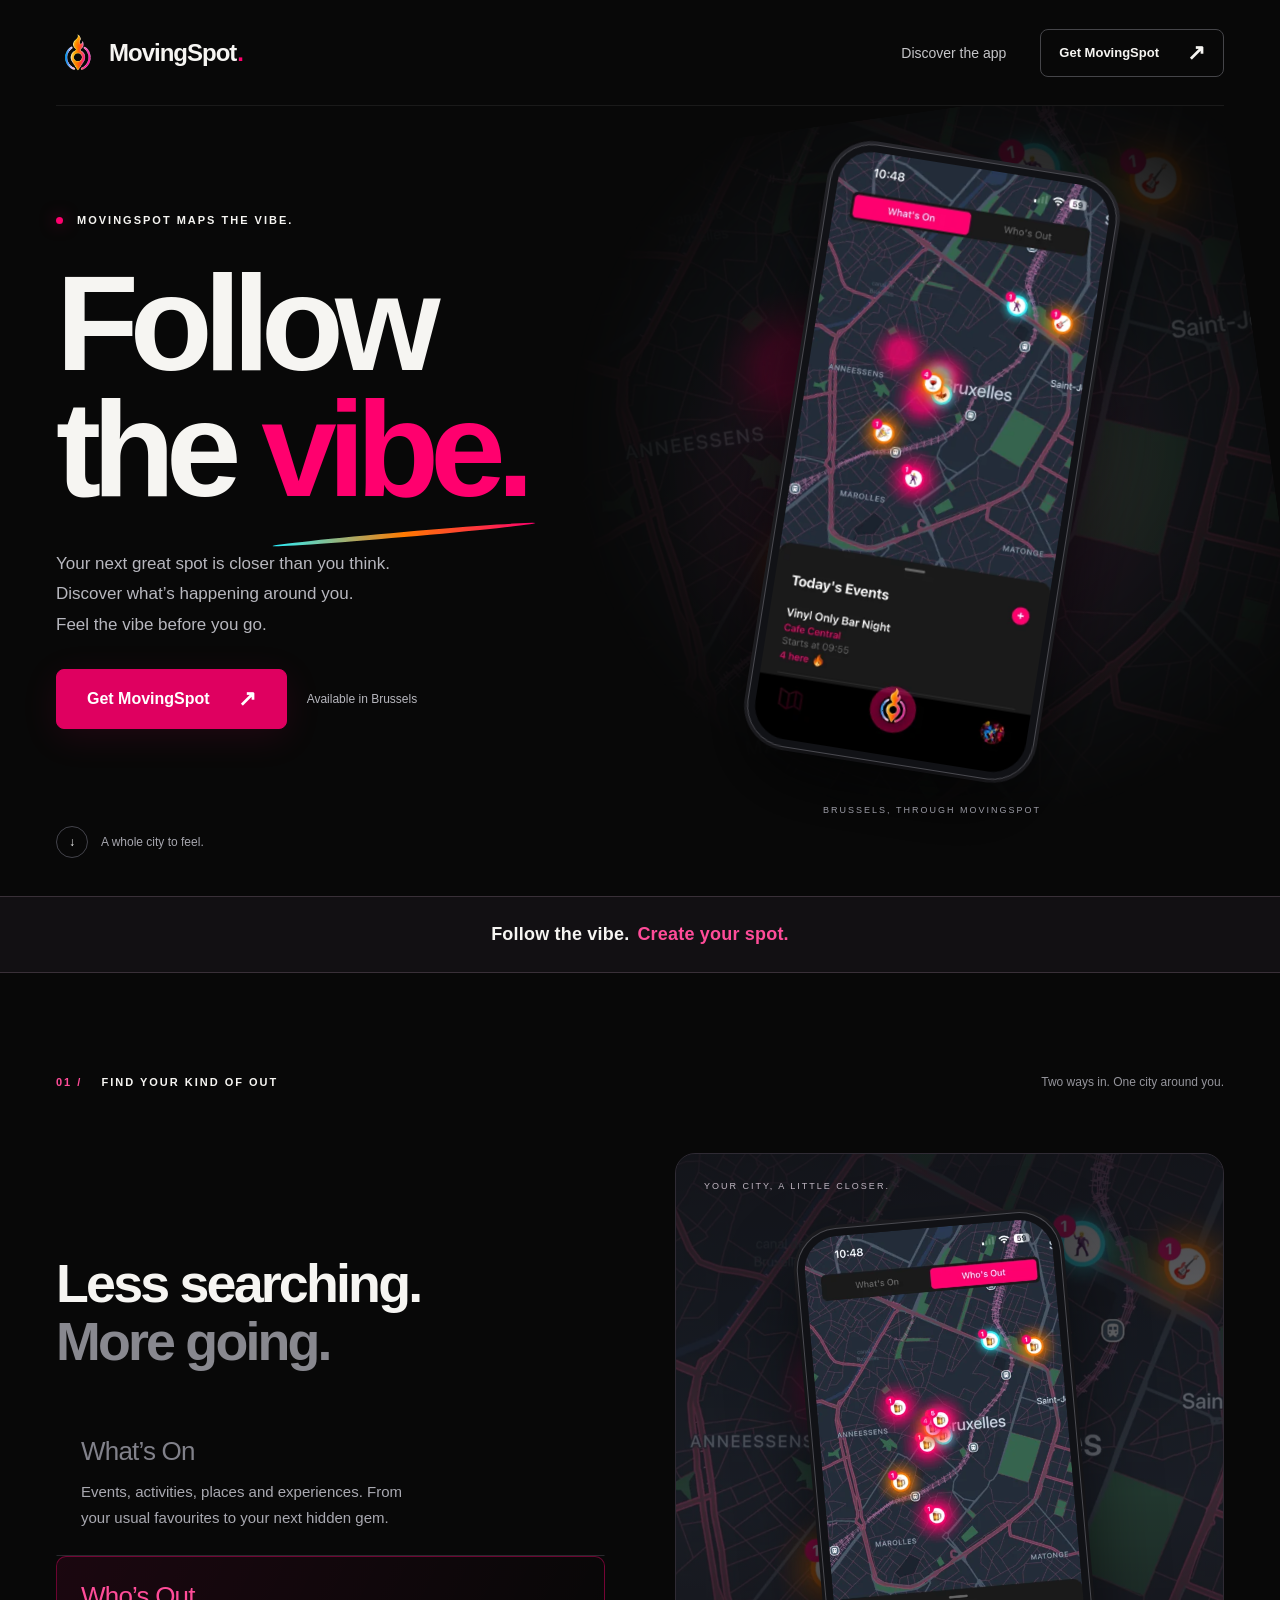
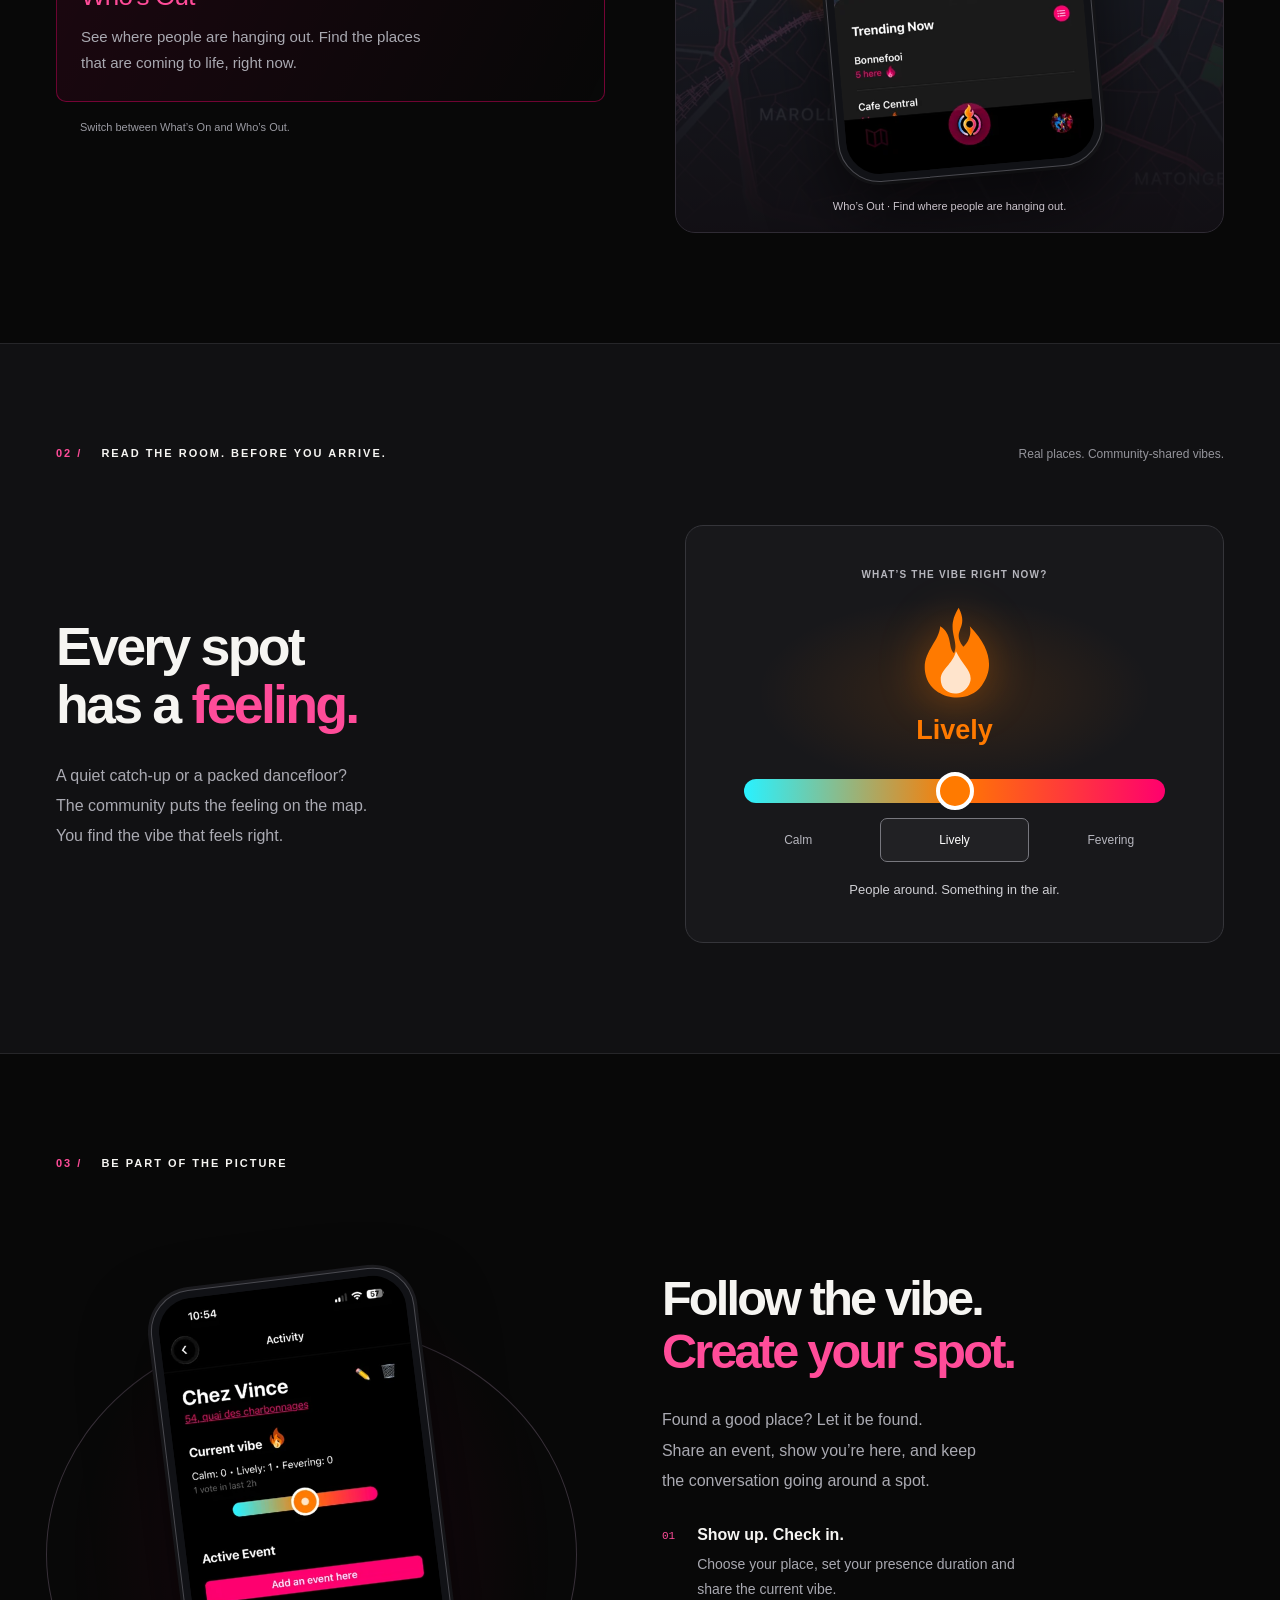
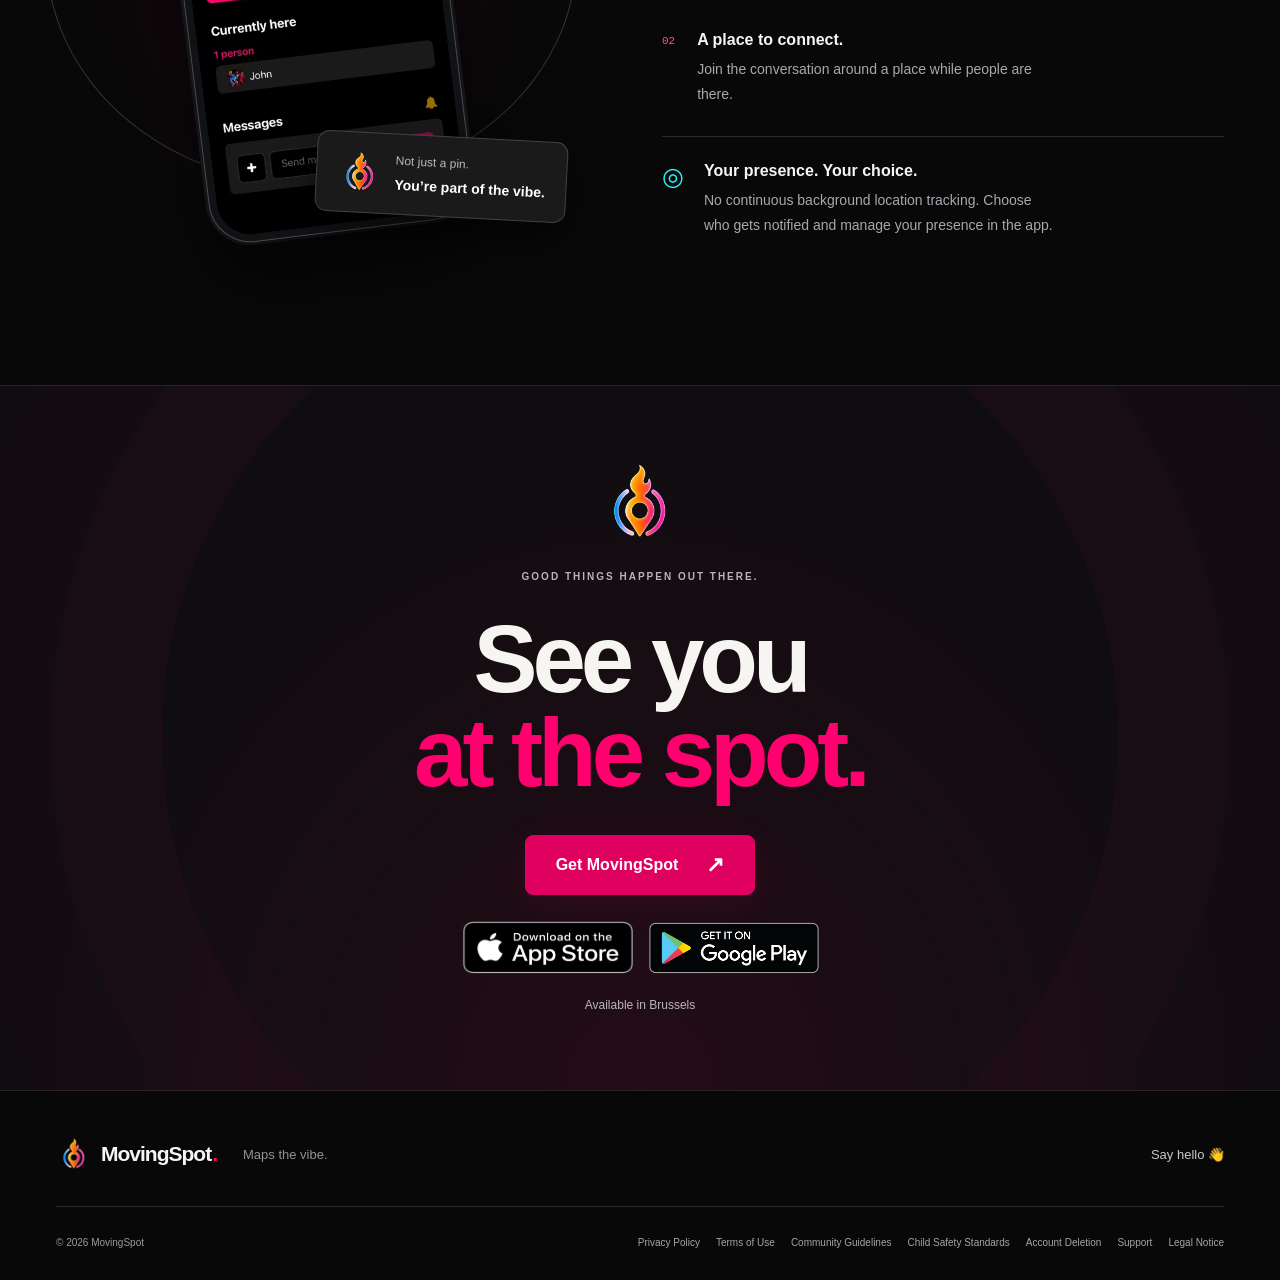
<file: index.html>
<!doctype html>
<html lang="en">
<head>
  <meta charset="utf-8">
  <meta name="viewport" content="width=device-width, initial-scale=1">
  <title>MovingSpot | Follow the vibe</title>
  <meta name="description" content="MovingSpot is the Brussels app to discover events, places and experiences. See where people are hanging out, feel the vibe before you go, and share your spot.">
  <meta name="robots" content="index,follow,max-image-preview:large">
  <meta name="application-name" content="MovingSpot">
  <meta name="theme-color" content="#080808">
  <link rel="canonical" href="https://movingspot.app/">
  <meta property="og:type" content="website">
  <meta property="og:site_name" content="MovingSpot">
  <meta property="og:title" content="MovingSpot | Follow the vibe">
  <meta property="og:description" content="Discover what's happening around you. What's On. Who's Out. Follow the vibe, not the crowd.">
  <meta property="og:url" content="https://movingspot.app/">
  <meta property="og:image" content="https://movingspot.app/assets/social-preview.png">
  <meta property="og:image:width" content="1200">
  <meta property="og:image:height" content="630">
  <meta property="og:image:alt" content="MovingSpot - discover events, places and the vibe around you.">
  <meta name="twitter:card" content="summary_large_image">
  <script type="application/ld+json">
    {
      "@context": "https://schema.org",
      "@graph": [
        {
          "@type": "WebSite",
          "@id": "https://movingspot.app/#website",
          "url": "https://movingspot.app/",
          "name": "MovingSpot",
          "alternateName": "MovingSpot Brussels",
          "inLanguage": "en-BE",
          "publisher": { "@id": "https://movingspot.app/#organization" }
        },
        {
          "@type": "Organization",
          "@id": "https://movingspot.app/#organization",
          "name": "MovingSpot",
          "legalName": "IRD (Inoca Research And Development)",
          "url": "https://movingspot.app/",
          "logo": {
            "@type": "ImageObject",
            "url": "https://movingspot.app/assets/icon-512.png",
            "contentUrl": "https://movingspot.app/assets/icon-512.png"
          },
          "email": "support@movingspot.app",
          "vatID": "BE0658904172",
          "address": {
            "@type": "PostalAddress",
            "streetAddress": "54 quai des Charbonnages",
            "postalCode": "1080",
            "addressLocality": "Brussels",
            "addressCountry": "BE"
          },
          "sameAs": [
            "https://play.google.com/store/apps/details?id=com.brusselfever.app",
            "https://apps.apple.com/app/movingspot-brussels/id6769430023"
          ]
        },
        {
          "@type": "MobileApplication",
          "@id": "https://movingspot.app/#app",
          "name": "MovingSpot: Brussels",
          "alternateName": "MovingSpot",
          "applicationCategory": "LifestyleApplication",
          "operatingSystem": ["Android", "iOS"],
          "url": "https://movingspot.app/",
          "downloadUrl": [
            "https://play.google.com/store/apps/details?id=com.brusselfever.app",
            "https://apps.apple.com/app/movingspot-brussels/id6769430023"
          ],
          "image": "https://movingspot.app/assets/icon-512.png",
          "publisher": { "@id": "https://movingspot.app/#organization" }
        }
      ]
    }
  </script>
  <link rel="icon" type="image/png" href="./assets/icon-32.png">
  <link rel="apple-touch-icon" href="./assets/icon-180.png">
  <link rel="manifest" href="./site.webmanifest">
  <link rel="stylesheet" href="./styles.css?v=remove-orbit-1">
  <script src="./site.js?v=app-store-live-1" defer></script>
</head>
<body>
  <a class="skip-link" href="#main">Skip to content</a>
  <header class="site-header wrap">
    <a class="brand" href="./" aria-label="MovingSpot home"><img src="./assets/brand-mark.webp" alt="" width="44" height="44">MovingSpot<span class="brand-dot">.</span></a>
    <nav aria-label="Main navigation"><a class="nav-discover" href="#discover">Discover the app</a><a class="button button-small" data-download data-download-nav href="#download"><span data-download-label>Get MovingSpot</span> <span aria-hidden="true">↗</span></a></nav>
  </header>
  <main id="main">
    <section class="hero wrap" aria-labelledby="hero-title">
      <div class="hero-copy">
        <p class="eyebrow"><span class="status-dot"></span> MovingSpot maps the vibe.</p>
        <h1 id="hero-title">Follow<br> the <em>vibe.</em></h1>
        <p class="hero-description">Your next great spot is closer than you think.<br>Discover what’s happening around you.<br>Feel the vibe before you go.</p>
        <div class="hero-actions"><a class="button button-primary" data-download data-download-hero href="#download"><span data-download-label>Get MovingSpot</span><span aria-hidden="true">↗</span></a><span class="availability-note">Available in Brussels</span></div>
      </div>
      <div class="hero-scene" aria-label="A preview of the MovingSpot app in Brussels">
        <div class="hero-map" aria-hidden="true"></div>
        <div class="phone hero-phone"><img src="./assets/map-on-780.webp" srcset="./assets/map-on-390.webp 390w, ./assets/map-on-780.webp 780w" sizes="(max-width: 600px) 250px, 290px" width="780" height="1688" fetchpriority="high" alt="MovingSpot What's On: map of Brussels with glowing event markers and Today's Events."></div>
        <span class="scene-note">BRUSSELS, THROUGH MOVINGSPOT</span>
      </div>
      <a class="scroll-cue" href="#discover"><span aria-hidden="true">↓</span> A whole city to feel.</a>
    </section>
    <div class="vibe-strip">
      <p class="strip-content"><span>Follow the vibe.</span> <span class="strip-accent">Create your spot.</span></p>
    </div>
    <section class="discover wrap section" id="discover" aria-labelledby="discover-title">
      <div class="section-top"><p class="eyebrow"><span class="section-number">01 /</span> Find your kind of out</p><p class="small-note">Two ways in. One city around you.</p></div>
      <div class="discovery-layout">
        <div class="discovery-copy">
          <h2 id="discover-title">Less searching.<br><span class="muted-heading">More going.</span></h2>
          <div class="discovery-controls" role="group" aria-label="Explore the two map views">
            <button class="discovery-choice" type="button" data-mode="on" aria-pressed="false" aria-controls="discovery-screen"><span class="choice-heading"><span>What’s On</span></span><span class="choice-copy">Events, activities, places and experiences. From your usual favourites to your next hidden gem.</span></button>
            <button class="discovery-choice is-active" type="button" data-mode="out" aria-pressed="true" aria-controls="discovery-screen"><span class="choice-heading"><span>Who’s Out</span></span><span class="choice-copy">See where people are hanging out. Find the places that are coming to life, right now.</span></button>
          </div>
          <p class="interaction-hint">Switch between What’s On and Who’s Out.</p>
        </div>
        <figure class="discovery-stage">
          <div class="stage-map" aria-hidden="true"></div><span class="stage-caption">YOUR CITY, A LITTLE CLOSER.</span>
          <div class="phone discovery-phone" id="discovery-screen"><img id="discovery-image" src="./assets/map-out-780.webp" srcset="./assets/map-out-390.webp 390w, ./assets/map-out-780.webp 780w" sizes="(max-width: 600px) 240px, 280px" width="780" height="1688" loading="lazy" alt="Who's Out view with place markers and a Trending Now list of places where people are present."></div>
          <figcaption id="discovery-caption" aria-live="polite">Who’s Out · Find where people are hanging out.</figcaption>
        </figure>
      </div>
    </section>
    <section class="vibe-section section" id="vibe" aria-labelledby="vibe-title">
      <div class="wrap">
        <div class="section-top"><p class="eyebrow"><span class="section-number">02 /</span> Read the room. Before you arrive.</p><span class="small-note">Real places. Community-shared vibes.</span></div>
        <div class="vibe-layout">
          <div><h2 id="vibe-title">Every spot<br>has a <em>feeling.</em></h2><p class="section-description">A quiet catch-up or a packed dancefloor?<br>The community puts the feeling on the map.<br>You find the vibe that feels right.</p></div>
          <div class="vibe-demo" data-vibe="lively">
            <p class="eyebrow">What’s the vibe right now?</p>
            <div class="vibe-symbol" aria-hidden="true"><svg viewBox="0 0 80 100"><path d="M44 2C56 25 35 26 49 44c6-5 9-14 7-22 25 26 25 47 13 64C53 108 16 100 9 77 1 52 23 40 24 22c14 9 8 23 15 29C45 36 29 26 44 2Z" fill="currentColor"/><path d="M41 49c8 17 22 24 13 38-9 13-27 8-29-4-3-14 12-18 16-34Z" fill="#fff" opacity=".8"/></svg></div>
            <p class="vibe-state" id="vibe-state" aria-live="polite">Lively</p><div class="vibe-scale"><span aria-hidden="true"></span><input id="vibe-slider" type="range" min="0" max="2" step="1" value="1" aria-label="Select the vibe" aria-valuetext="Lively"></div>
            <div class="vibe-options" role="group" aria-label="Preview a vibe"><button type="button" data-vibe-option="calm" aria-pressed="false">Calm</button><button type="button" data-vibe-option="lively" aria-pressed="true">Lively</button><button type="button" data-vibe-option="fevering" aria-pressed="false">Fevering</button></div>
            <p class="vibe-description" id="vibe-description">People around. Something in the air.</p>
          </div>
        </div>
      </div>
    </section>
    <section class="community wrap section" aria-labelledby="community-title">
      <div class="section-top"><p class="eyebrow"><span class="section-number">03 /</span> Be part of the picture</p></div>
      <div class="community-layout">
        <div class="community-visual"><div class="community-halo" aria-hidden="true"></div><div class="phone activity-phone"><img src="./assets/activity-780.webp" srcset="./assets/activity-390.webp 390w, ./assets/activity-780.webp 780w" sizes="(max-width: 600px) 220px, 265px" width="780" height="1688" loading="lazy" alt="Place activity screen showing the current vibe, people present and place-based messages."></div><div class="checkin-note"><img src="./assets/brand-mark.webp" width="46" height="46" alt=""><span>Not just a pin.<br><strong>You’re part of the vibe.</strong></span></div></div>
        <div class="community-copy"><h2 id="community-title">Follow the vibe.<br><em>Create your spot.</em></h2><p class="section-description">Found a good place? Let it be found.<br>Share an event, show you’re here, and keep<br class="desktop-break"> the conversation going around a spot.</p>
          <div class="story-line"><span aria-hidden="true">01</span><div><h3>Show up. Check in.</h3><p>Choose your place, set your presence duration and share the current vibe.</p></div></div>
          <div class="story-line"><span aria-hidden="true">02</span><div><h3>A place to connect.</h3><p>Join the conversation around a place while people are there.</p></div></div>
          <div class="privacy-note"><span aria-hidden="true">◎</span><div><h3>Your presence. Your choice.</h3><p>No continuous background location tracking. Choose who gets notified and manage your presence in the app.</p></div></div>
        </div>
      </div>
    </section>
    <section class="download-section" id="download" aria-labelledby="download-title">
      <div class="download-orbit" aria-hidden="true"></div><div class="wrap download-content"><img src="./assets/brand-mark.webp" width="88" height="88" alt="" loading="lazy"><p class="eyebrow">Good things happen out there.</p><h2 id="download-title">See you<br><em>at the spot.</em></h2><a class="button button-primary" data-download data-download-bottom href="#store-options"><span data-download-label>Get MovingSpot</span><span aria-hidden="true">↗</span></a>
        <div class="store-links" id="store-options"><a class="store-badge" data-store="apple" href="https://apps.apple.com/app/movingspot-brussels/id6769430023" target="_blank" rel="noopener noreferrer" aria-label="Download MovingSpot on the App Store (opens in a new tab)"><img class="store-badge-image" src="./assets/app-store.png" width="775" height="300" alt=""></a><a class="store-badge" data-store="google" href="https://play.google.com/store/apps/details?id=com.brusselfever.app" target="_blank" rel="noopener noreferrer" aria-label="Get MovingSpot on Google Play (opens in a new tab)"><img class="store-badge-image" src="./assets/google-play.png" width="1500" height="1500" alt=""></a></div><p class="availability-note">Available in Brussels</p>
      </div>
    </section>
  </main>
  <footer class="site-footer wrap">
    <div class="footer-top"><a class="brand" href="./"><img src="./assets/brand-mark.webp" alt="" width="36" height="36">MovingSpot<span class="brand-dot">.</span></a><p>Maps the vibe.</p><a href="mailto:support@movingspot.app" target="_blank" rel="noopener noreferrer" aria-label="Say hello (opens in a new tab)">Say hello <span aria-hidden="true">👋</span></a></div>
    <div class="footer-bottom"><p>© 2026 MovingSpot</p><nav aria-label="Legal and support"><a href="./privacy.html">Privacy Policy</a><a href="./terms.html">Terms of Use</a><a href="./community-guidelines.html">Community Guidelines</a><a href="./child-safety.html">Child Safety Standards</a><a href="./account-deletion.html">Account Deletion</a><a href="./support.html">Support</a><a href="./legal-notice.html">Legal Notice</a></nav></div>
  </footer>
  <dialog id="store-dialog" aria-labelledby="store-title"><button class="dialog-close" type="button" aria-label="Close store selection">×</button><img src="./assets/brand-mark.webp" width="72" height="72" alt=""><p class="eyebrow">Follow the vibe.</p><h2 id="store-title">Take the city<br>with you.</h2><p class="availability-note">Available in Brussels</p><div class="dialog-stores"><a class="store-badge" data-store="apple" href="https://apps.apple.com/app/movingspot-brussels/id6769430023" target="_blank" rel="noopener noreferrer" aria-label="Download MovingSpot on the App Store (opens in a new tab)"><img class="store-badge-image" src="./assets/app-store.png" width="775" height="300" alt=""></a><a class="store-badge" data-store="google" href="https://play.google.com/store/apps/details?id=com.brusselfever.app" target="_blank" rel="noopener noreferrer" aria-label="Get MovingSpot on Google Play (opens in a new tab)"><img class="store-badge-image" src="./assets/google-play.png" width="1500" height="1500" alt=""></a></div></dialog>
</body>
</html>
</file>
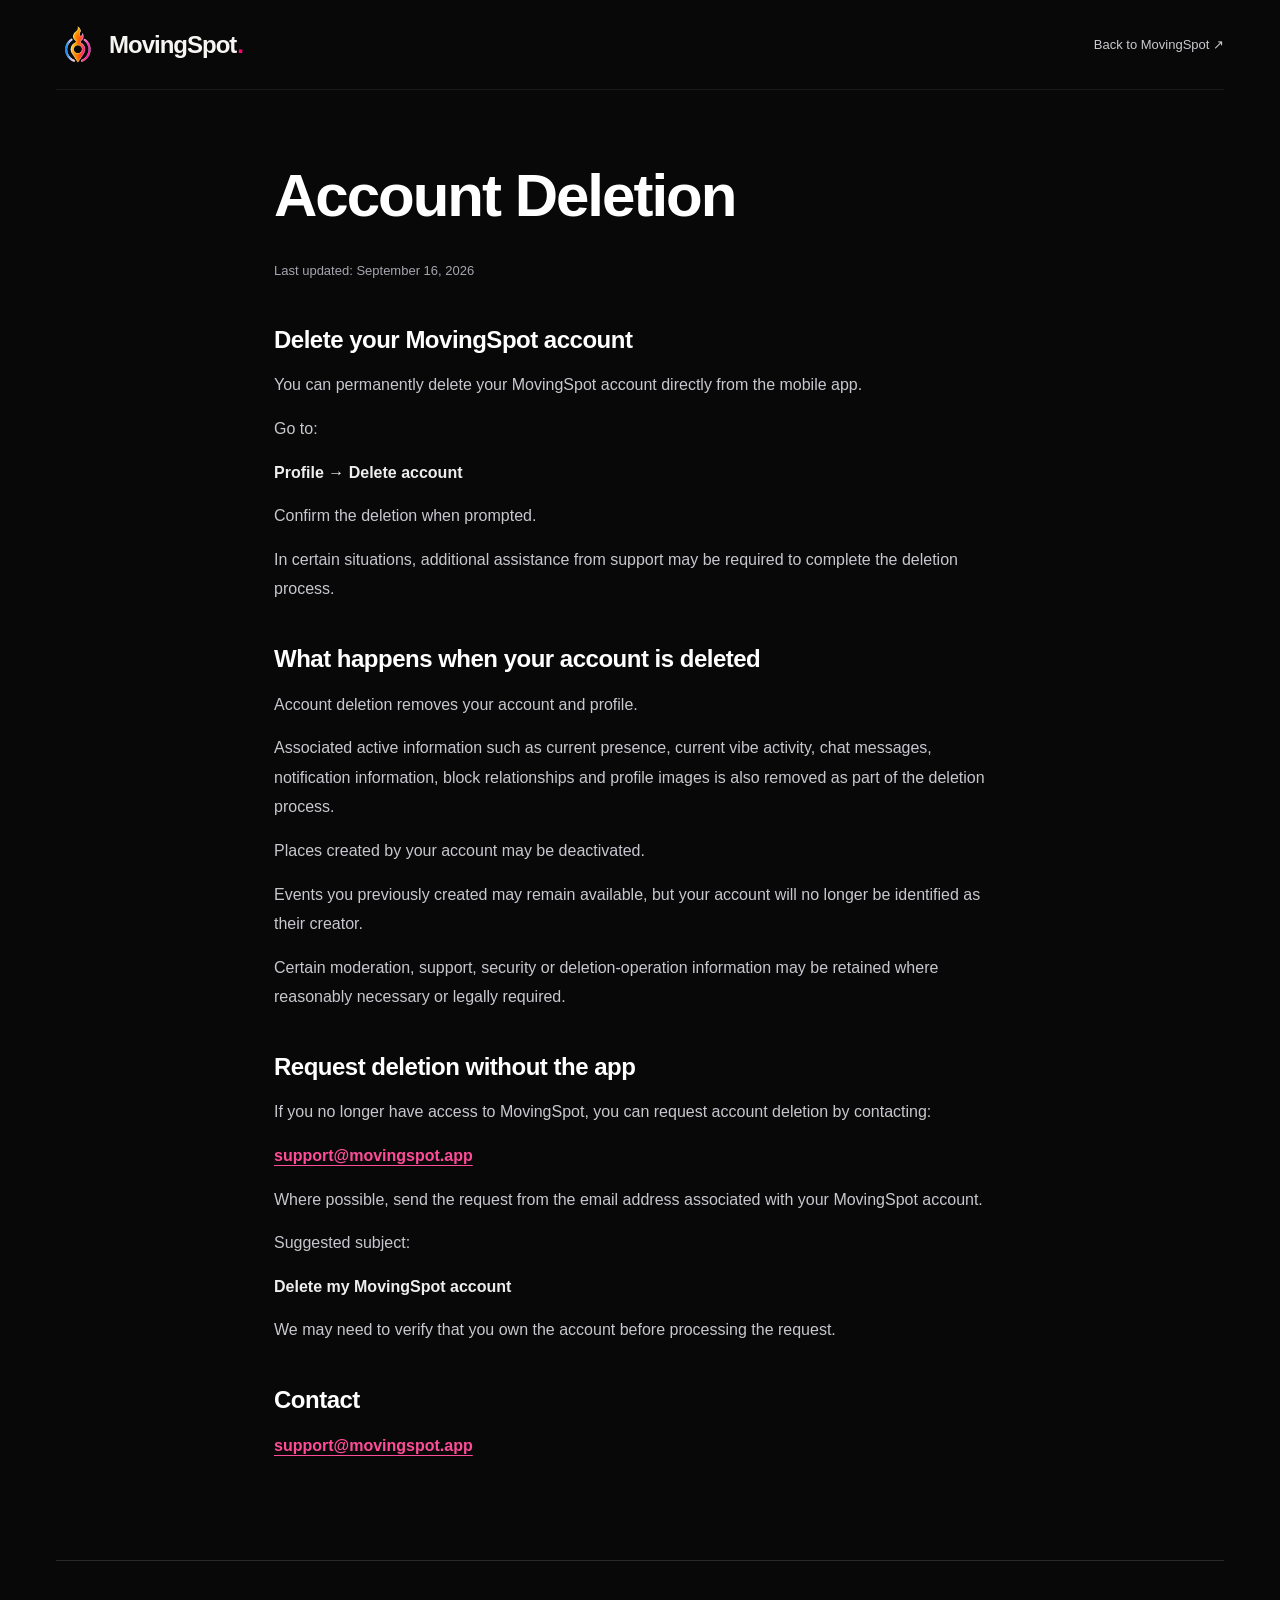
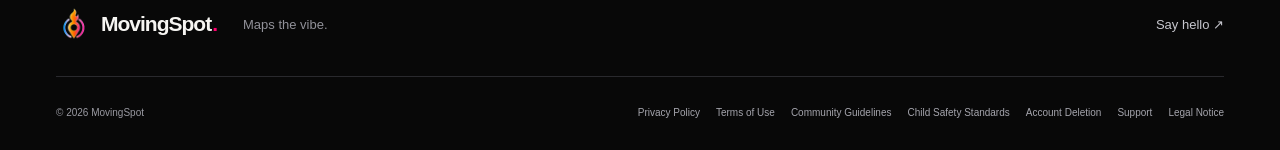
<file: account-deletion.html>
<!doctype html>
<html lang="en">
<head><meta charset="utf-8" /><title>Account Deletion - MovingSpot</title><meta name="viewport" content="width=device-width, initial-scale=1" /><meta name="theme-color" content="#080808"><link rel="stylesheet" href="./styles.css"><link rel="icon" href="./assets/icon-32.png"><link rel="canonical" href="https://movingspot.app/account-deletion.html"></head>
<body class="legal-page">
<a class="skip-link" href="#main">Skip to content</a>
<header class="site-header wrap"><a class="brand" href="./" aria-label="MovingSpot home"><img src="./assets/brand-mark.webp" alt="" width="44" height="44">MovingSpot<span class="brand-dot">.</span></a><nav aria-label="Main navigation"><a href="./">Back to MovingSpot ↗</a></nav></header>
<main class="legal-content" id="main">
<h1>Account Deletion</h1>
<p><strong>Last updated: September 16, 2026</strong></p>
<h2>Delete your MovingSpot account</h2>
<p>You can permanently delete your MovingSpot account directly from the mobile app.</p>
<p>Go to:</p>
<p><strong>Profile &rarr; Delete account</strong></p>
<p>Confirm the deletion when prompted.</p>
<p>In certain situations, additional assistance from support may be required to complete the deletion process.</p>
<h2>What happens when your account is deleted</h2>
<p>Account deletion removes your account and profile.</p>
<p>Associated active information such as current presence, current vibe activity, chat messages, notification information, block relationships and profile images is also removed as part of the deletion process.</p>
<p>Places created by your account may be deactivated.</p>
<p>Events you previously created may remain available, but your account will no longer be identified as their creator.</p>
<p>Certain moderation, support, security or deletion-operation information may be retained where reasonably necessary or legally required.</p>
<h2>Request deletion without the app</h2>
<p>If you no longer have access to MovingSpot, you can request account deletion by contacting:</p>
<p><strong><a href="mailto:support@movingspot.app">support@movingspot.app</a></strong></p>
<p>Where possible, send the request from the email address associated with your MovingSpot account.</p>
<p>Suggested subject:</p>
<p><strong>Delete my MovingSpot account</strong></p>
<p>We may need to verify that you own the account before processing the request.</p>
<h2>Contact</h2>
<p><strong><a href="mailto:support@movingspot.app">support@movingspot.app</a></strong></p>
</main>
  <footer class="site-footer wrap">
    <div class="footer-top"><a class="brand" href="./"><img src="./assets/brand-mark.webp" alt="" width="36" height="36">MovingSpot<span class="brand-dot">.</span></a><p>Maps the vibe.</p><a href="mailto:support@movingspot.app">Say hello <span aria-hidden="true">↗</span></a></div>
    <div class="footer-bottom"><p>© 2026 MovingSpot</p><nav aria-label="Legal and support"><a href="./privacy.html">Privacy Policy</a><a href="./terms.html">Terms of Use</a><a href="./community-guidelines.html">Community Guidelines</a><a href="./child-safety.html">Child Safety Standards</a><a href="./account-deletion.html">Account Deletion</a><a href="./support.html">Support</a><a href="./legal-notice.html">Legal Notice</a></nav></div>
  </footer>
</body>
</html>
</file>
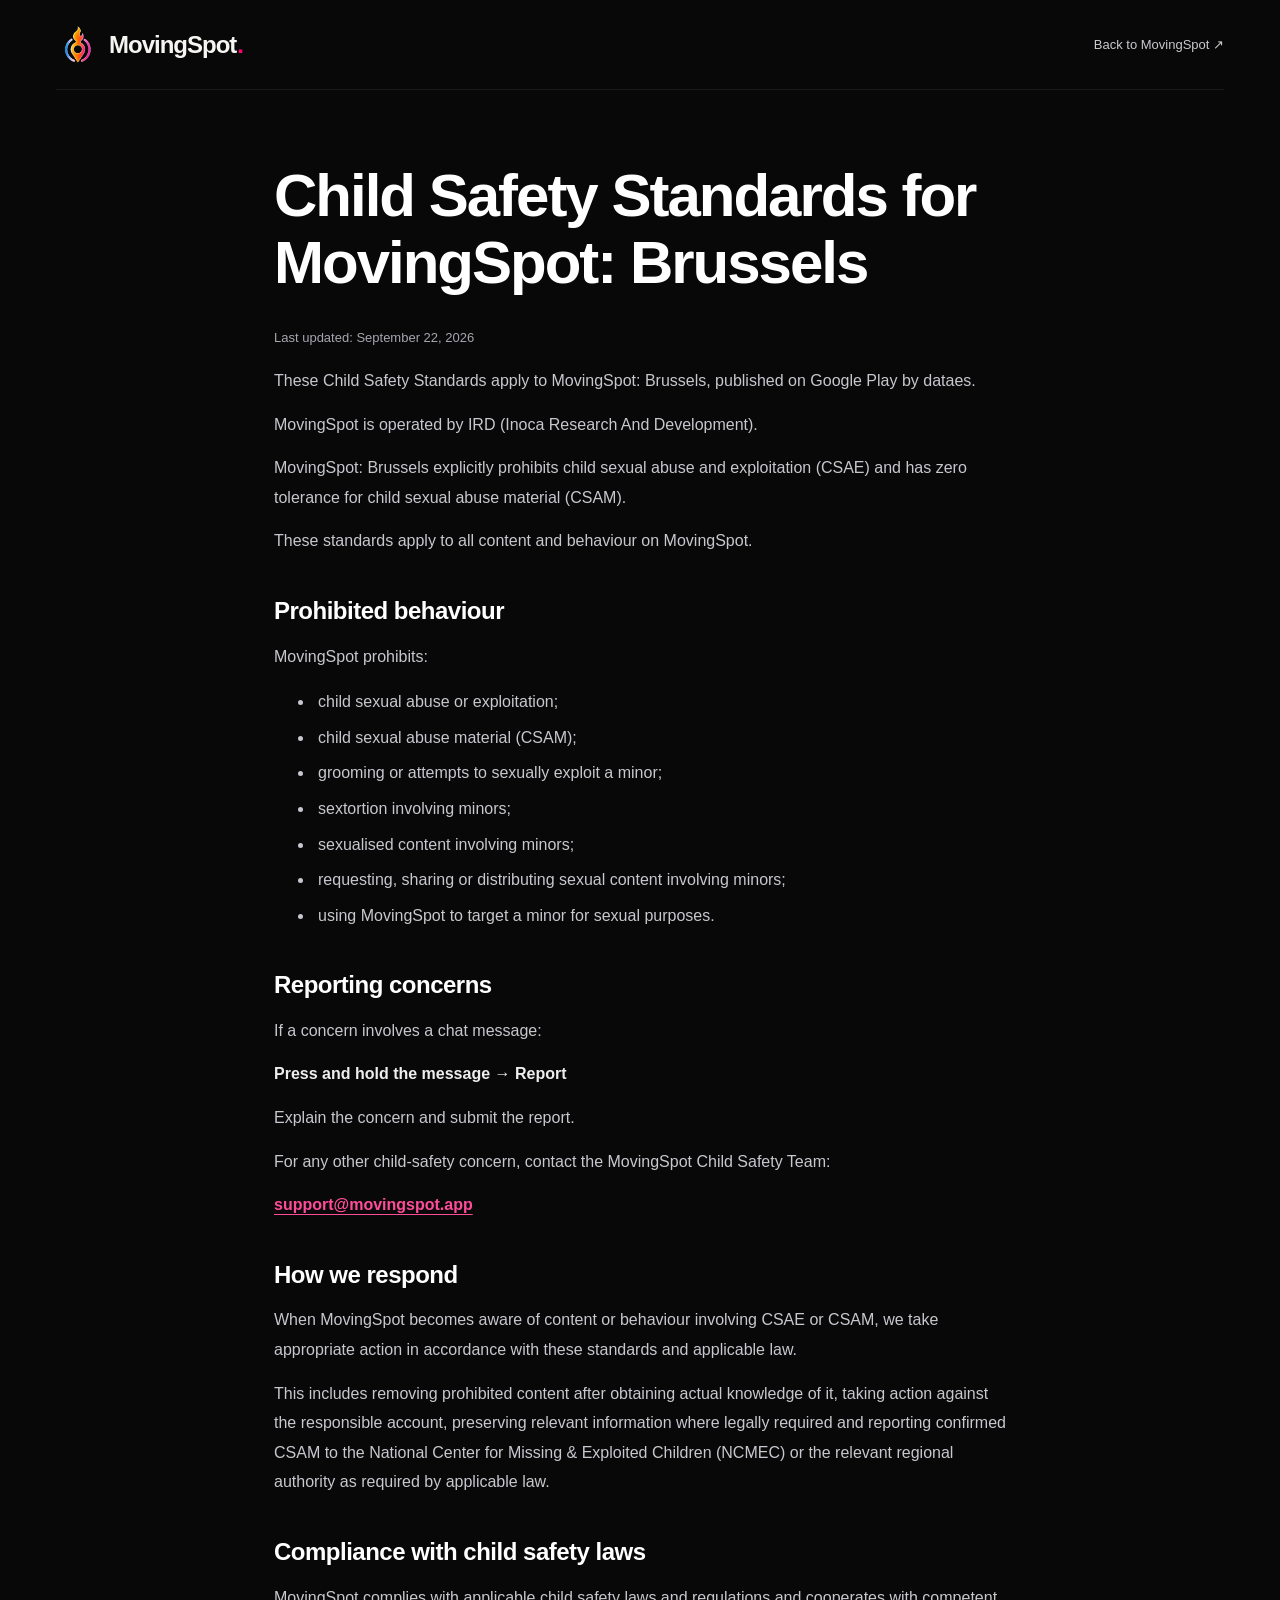
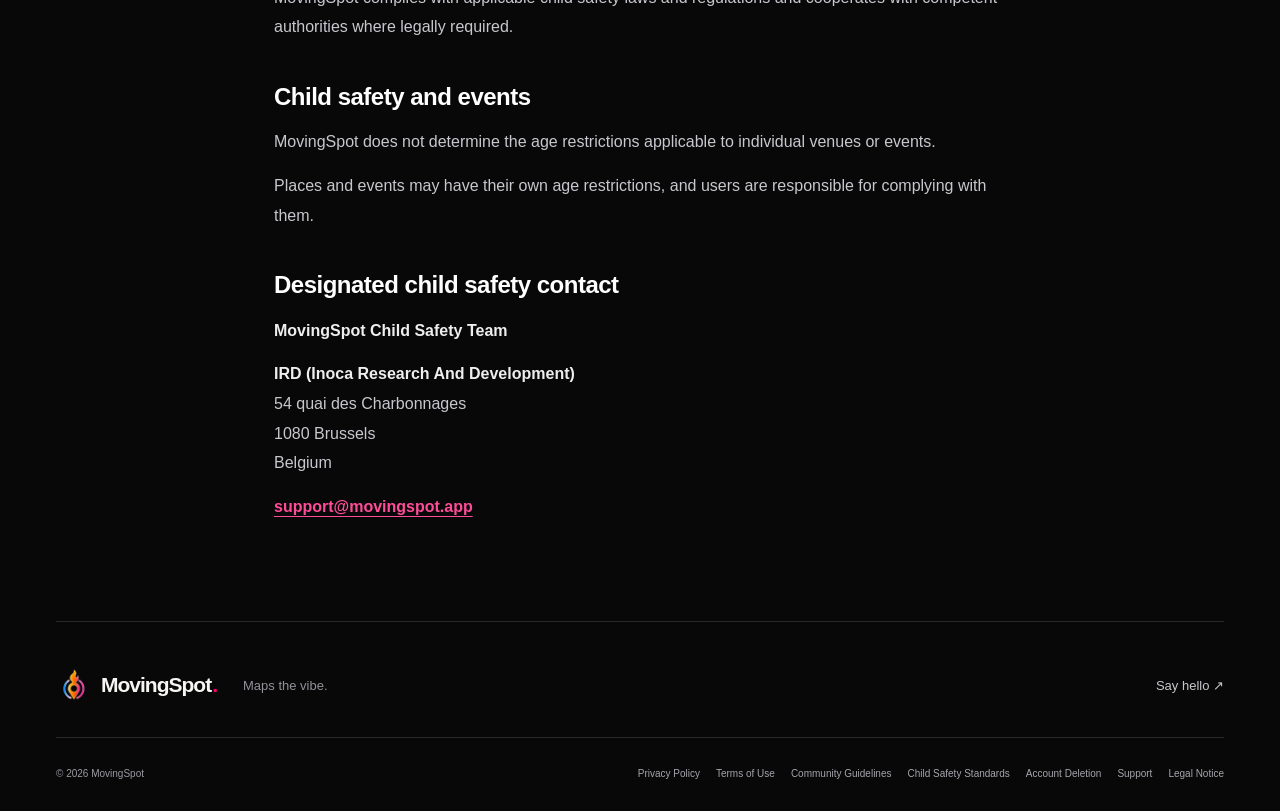
<file: child-safety.html>
<!doctype html>
<html lang="en">
  <head>
    <meta charset="utf-8" />
    <title>Child Safety Standards - MovingSpot</title>
    <meta name="viewport" content="width=device-width, initial-scale=1" />
  <meta name="theme-color" content="#080808"><link rel="stylesheet" href="./styles.css"><link rel="icon" href="./assets/icon-32.png"><link rel="canonical" href="https://movingspot.app/child-safety.html"></head>
  <body class="legal-page">
<a class="skip-link" href="#main">Skip to content</a>
<header class="site-header wrap"><a class="brand" href="./" aria-label="MovingSpot home"><img src="./assets/brand-mark.webp" alt="" width="44" height="44">MovingSpot<span class="brand-dot">.</span></a><nav aria-label="Main navigation"><a href="./">Back to MovingSpot ↗</a></nav></header>
<main class="legal-content" id="main">
    <h1>Child Safety Standards for MovingSpot: Brussels</h1>
    <p><strong>Last updated: September 22, 2026</strong></p>
    <p>These Child Safety Standards apply to MovingSpot: Brussels, published on Google Play by dataes.</p>
    <p>MovingSpot is operated by IRD (Inoca Research And Development).</p>
    <p>MovingSpot: Brussels explicitly prohibits child sexual abuse and exploitation (CSAE) and has zero tolerance for child sexual abuse material (CSAM).</p>
    <p>These standards apply to all content and behaviour on MovingSpot.</p>
    <h2>Prohibited behaviour</h2>
    <p>MovingSpot prohibits:</p>
    <ul>
      <li>child sexual abuse or exploitation;</li>
      <li>child sexual abuse material (CSAM);</li>
      <li>grooming or attempts to sexually exploit a minor;</li>
      <li>sextortion involving minors;</li>
      <li>sexualised content involving minors;</li>
      <li>requesting, sharing or distributing sexual content involving minors;</li>
      <li>using MovingSpot to target a minor for sexual purposes.</li>
    </ul>
    <h2>Reporting concerns</h2>
    <p>If a concern involves a chat message:</p>
    <p><strong>Press and hold the message &rarr; Report</strong></p>
    <p>Explain the concern and submit the report.</p>
    <p>For any other child-safety concern, contact the MovingSpot Child Safety Team:</p>
    <p><strong><!--email_off--><a href="mailto:support@movingspot.app">support@movingspot.app</a><!--/email_off--></strong></p>
    <h2>How we respond</h2>
    <p>When MovingSpot becomes aware of content or behaviour involving CSAE or CSAM, we take appropriate action in accordance with these standards and applicable law.</p>
    <p>This includes removing prohibited content after obtaining actual knowledge of it, taking action against the responsible account, preserving relevant information where legally required and reporting confirmed CSAM to the National Center for Missing &amp; Exploited Children (NCMEC) or the relevant regional authority as required by applicable law.</p>
    <h2>Compliance with child safety laws</h2>
    <p>MovingSpot complies with applicable child safety laws and regulations and cooperates with competent authorities where legally required.</p>
    <h2>Child safety and events</h2>
    <p>MovingSpot does not determine the age restrictions applicable to individual venues or events.</p>
    <p>Places and events may have their own age restrictions, and users are responsible for complying with them.</p>
    <h2>Designated child safety contact</h2>
    <p><strong>MovingSpot Child Safety Team</strong></p>
    <p><strong>IRD (Inoca Research And Development)</strong><br />
      54 quai des Charbonnages<br />
      1080 Brussels<br />
      Belgium
    </p>
    <p><strong><!--email_off--><a href="mailto:support@movingspot.app">support@movingspot.app</a><!--/email_off--></strong></p>
  </main>
  <footer class="site-footer wrap">
    <div class="footer-top"><a class="brand" href="./"><img src="./assets/brand-mark.webp" alt="" width="36" height="36">MovingSpot<span class="brand-dot">.</span></a><p>Maps the vibe.</p><a href="mailto:support@movingspot.app">Say hello <span aria-hidden="true">↗</span></a></div>
    <div class="footer-bottom"><p>© 2026 MovingSpot</p><nav aria-label="Legal and support"><a href="./privacy.html">Privacy Policy</a><a href="./terms.html">Terms of Use</a><a href="./community-guidelines.html">Community Guidelines</a><a href="./child-safety.html">Child Safety Standards</a><a href="./account-deletion.html">Account Deletion</a><a href="./support.html">Support</a><a href="./legal-notice.html">Legal Notice</a></nav></div>
  </footer>
</body>
</html>
</file>
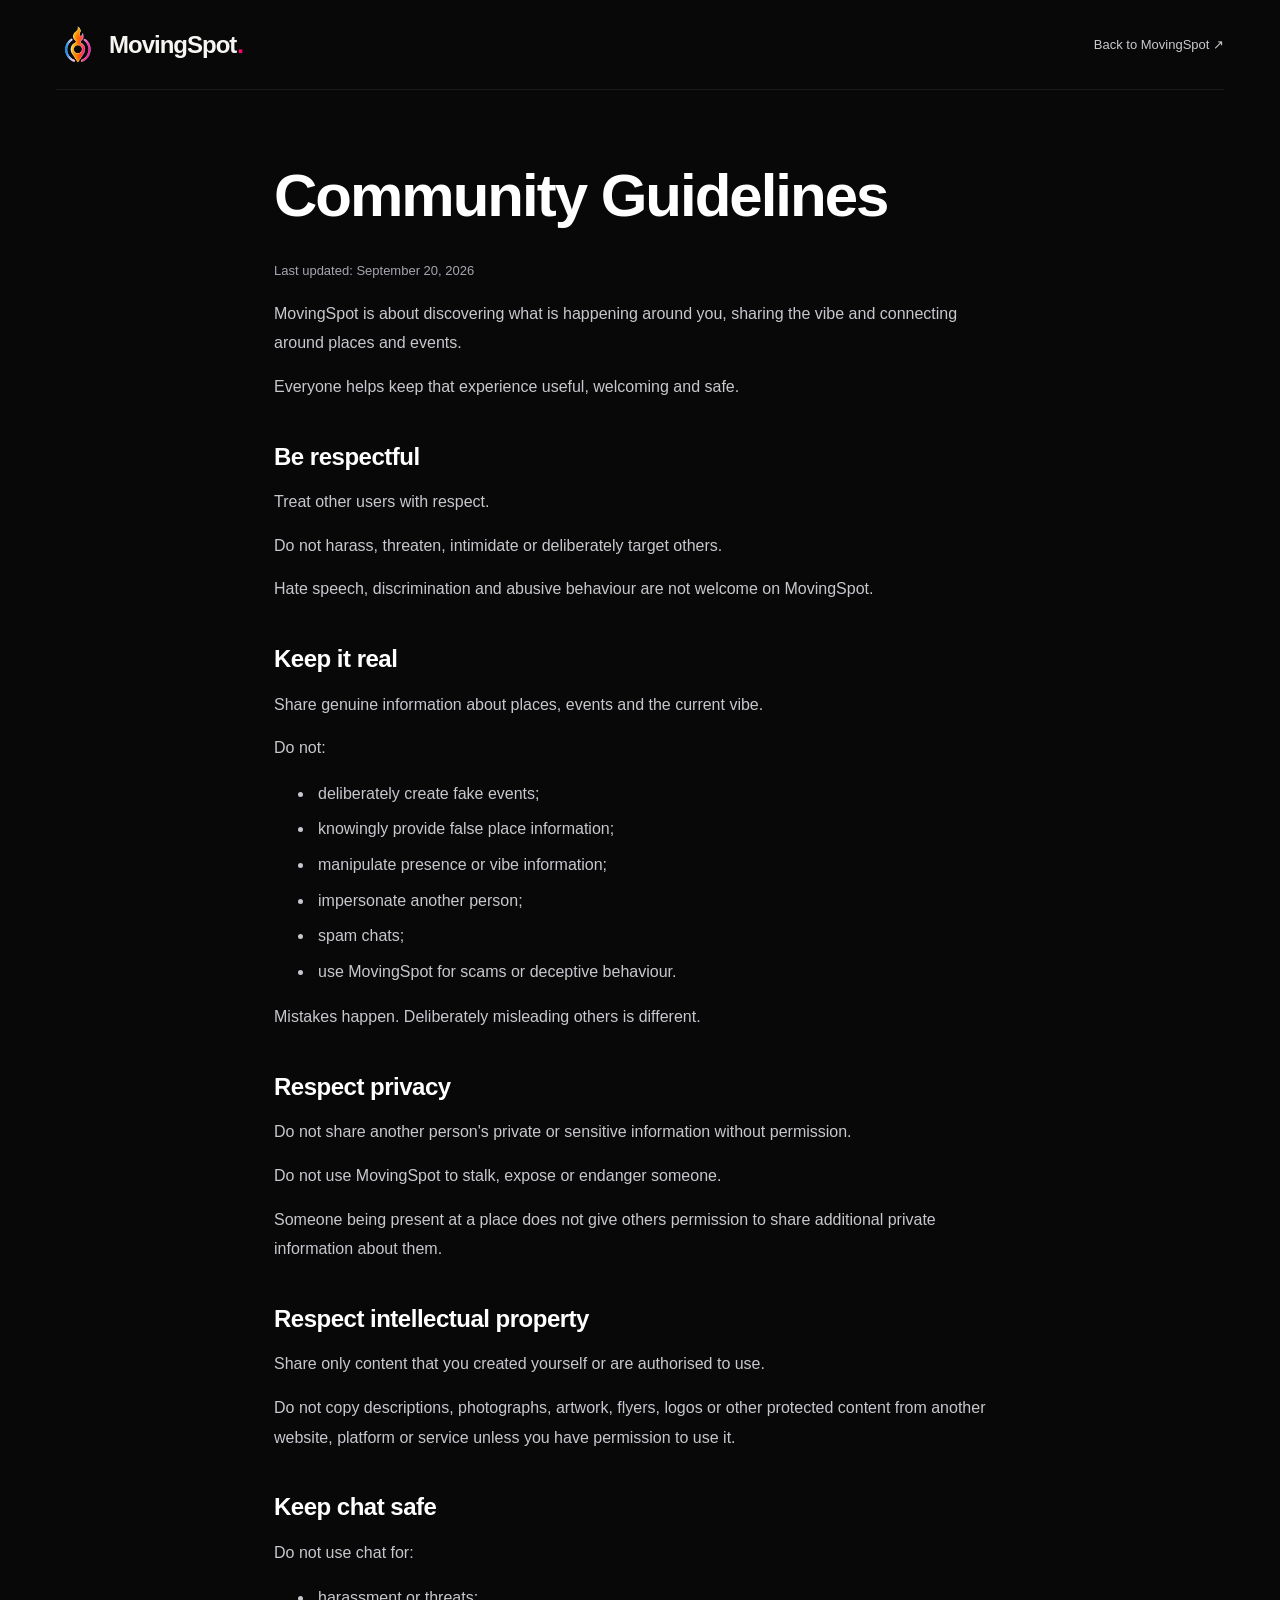
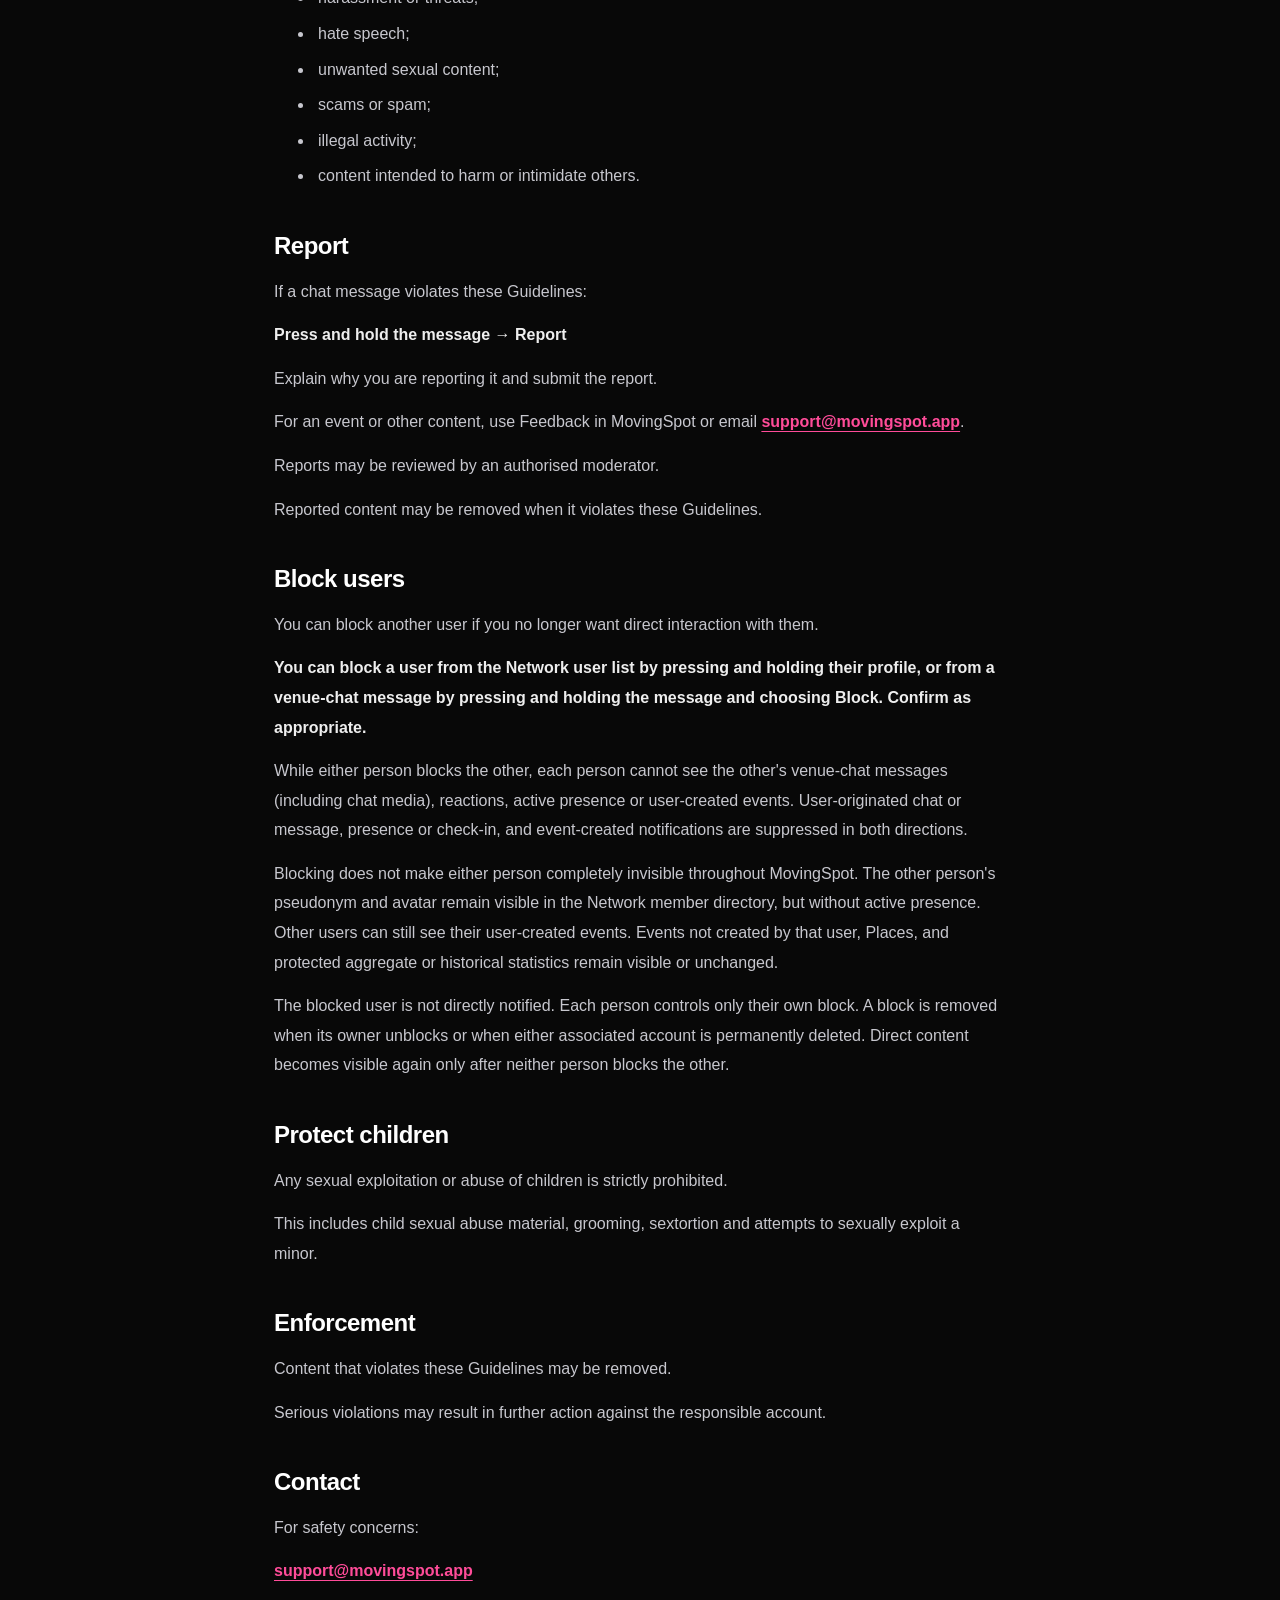
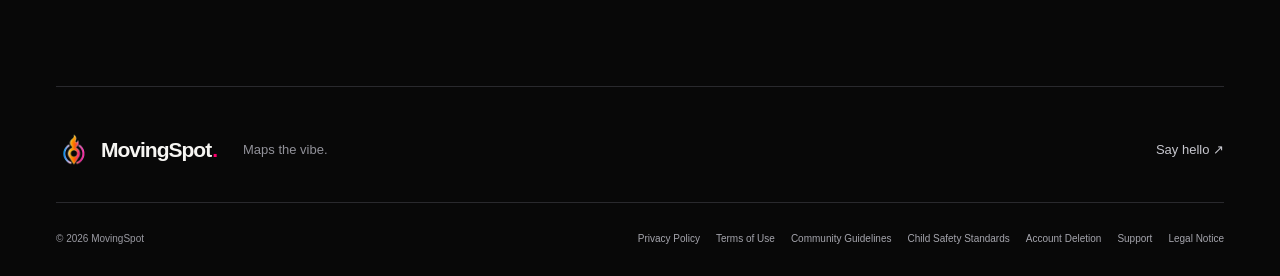
<file: community-guidelines.html>
<!doctype html>
<html lang="en">
<head><meta charset="utf-8" /><title>Community Guidelines - MovingSpot</title><meta name="viewport" content="width=device-width, initial-scale=1" /><meta name="theme-color" content="#080808"><link rel="stylesheet" href="./styles.css"><link rel="icon" href="./assets/icon-32.png"><link rel="canonical" href="https://movingspot.app/community-guidelines.html"></head>
<body class="legal-page">
<a class="skip-link" href="#main">Skip to content</a>
<header class="site-header wrap"><a class="brand" href="./" aria-label="MovingSpot home"><img src="./assets/brand-mark.webp" alt="" width="44" height="44">MovingSpot<span class="brand-dot">.</span></a><nav aria-label="Main navigation"><a href="./">Back to MovingSpot ↗</a></nav></header>
<main class="legal-content" id="main">
<h1>Community Guidelines</h1>
<p><strong>Last updated: September 20, 2026</strong></p>
<p>MovingSpot is about discovering what is happening around you, sharing the vibe and connecting around places and events.</p>
<p>Everyone helps keep that experience useful, welcoming and safe.</p>
<h2>Be respectful</h2>
<p>Treat other users with respect.</p>
<p>Do not harass, threaten, intimidate or deliberately target others.</p>
<p>Hate speech, discrimination and abusive behaviour are not welcome on MovingSpot.</p>
<h2>Keep it real</h2>
<p>Share genuine information about places, events and the current vibe.</p>
<p>Do not:</p>
<ul><li>deliberately create fake events;</li><li>knowingly provide false place information;</li><li>manipulate presence or vibe information;</li><li>impersonate another person;</li><li>spam chats;</li><li>use MovingSpot for scams or deceptive behaviour.</li></ul>
<p>Mistakes happen. Deliberately misleading others is different.</p>
<h2>Respect privacy</h2>
<p>Do not share another person's private or sensitive information without permission.</p>
<p>Do not use MovingSpot to stalk, expose or endanger someone.</p>
<p>Someone being present at a place does not give others permission to share additional private information about them.</p>
<h2>Respect intellectual property</h2>
<p>Share only content that you created yourself or are authorised to use.</p>
<p>Do not copy descriptions, photographs, artwork, flyers, logos or other protected content from another website, platform or service unless you have permission to use it.</p>
<h2>Keep chat safe</h2>
<p>Do not use chat for:</p>
<ul><li>harassment or threats;</li><li>hate speech;</li><li>unwanted sexual content;</li><li>scams or spam;</li><li>illegal activity;</li><li>content intended to harm or intimidate others.</li></ul>
<h2>Report</h2>
<p>If a chat message violates these Guidelines:</p>
<p><strong>Press and hold the message &rarr; Report</strong></p>
<p>Explain why you are reporting it and submit the report.</p>
<p>For an event or other content, use Feedback in MovingSpot or email <strong><a href="mailto:support@movingspot.app">support@movingspot.app</a></strong>.</p>
<p>Reports may be reviewed by an authorised moderator.</p>
<p>Reported content may be removed when it violates these Guidelines.</p>
<h2>Block users</h2>
<p>You can block another user if you no longer want direct interaction with them.</p>
<p><strong>You can block a user from the Network user list by pressing and holding their profile, or from a venue-chat message by pressing and holding the message and choosing Block. Confirm as appropriate.</strong></p>
<p>While either person blocks the other, each person cannot see the other's venue-chat messages (including chat media), reactions, active presence or user-created events. User-originated chat or message, presence or check-in, and event-created notifications are suppressed in both directions.</p>
<p>Blocking does not make either person completely invisible throughout MovingSpot. The other person's pseudonym and avatar remain visible in the Network member directory, but without active presence. Other users can still see their user-created events. Events not created by that user, Places, and protected aggregate or historical statistics remain visible or unchanged.</p>
<p>The blocked user is not directly notified. Each person controls only their own block. A block is removed when its owner unblocks or when either associated account is permanently deleted. Direct content becomes visible again only after neither person blocks the other.</p>
<h2>Protect children</h2>
<p>Any sexual exploitation or abuse of children is strictly prohibited.</p>
<p>This includes child sexual abuse material, grooming, sextortion and attempts to sexually exploit a minor.</p>
<h2>Enforcement</h2>
<p>Content that violates these Guidelines may be removed.</p>
<p>Serious violations may result in further action against the responsible account.</p>
<h2>Contact</h2>
<p>For safety concerns:</p>
<p><strong><a href="mailto:support@movingspot.app">support@movingspot.app</a></strong></p>
</main>
  <footer class="site-footer wrap">
    <div class="footer-top"><a class="brand" href="./"><img src="./assets/brand-mark.webp" alt="" width="36" height="36">MovingSpot<span class="brand-dot">.</span></a><p>Maps the vibe.</p><a href="mailto:support@movingspot.app">Say hello <span aria-hidden="true">↗</span></a></div>
    <div class="footer-bottom"><p>© 2026 MovingSpot</p><nav aria-label="Legal and support"><a href="./privacy.html">Privacy Policy</a><a href="./terms.html">Terms of Use</a><a href="./community-guidelines.html">Community Guidelines</a><a href="./child-safety.html">Child Safety Standards</a><a href="./account-deletion.html">Account Deletion</a><a href="./support.html">Support</a><a href="./legal-notice.html">Legal Notice</a></nav></div>
  </footer>
</body>
</html>
</file>
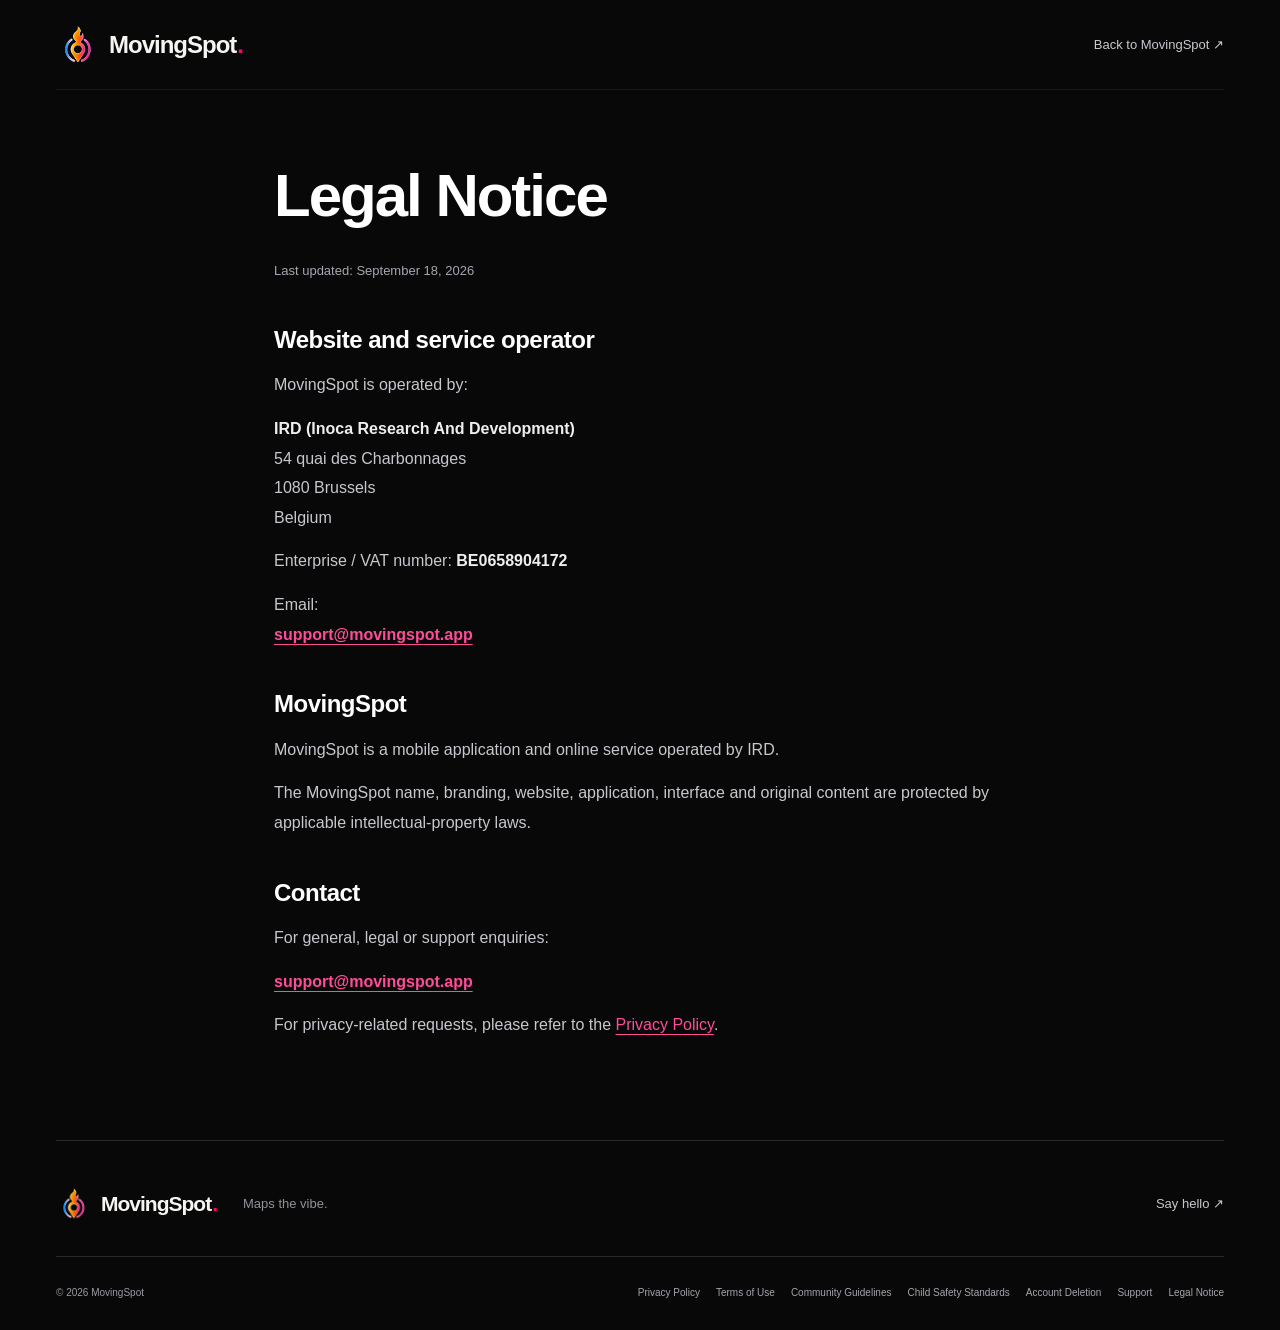
<file: legal-notice.html>
<!doctype html>
<html lang="en">
<head><meta charset="utf-8" /><title>Legal Notice - MovingSpot</title><meta name="viewport" content="width=device-width, initial-scale=1" /><meta name="theme-color" content="#080808"><link rel="stylesheet" href="./styles.css"><link rel="icon" href="./assets/icon-32.png"><link rel="canonical" href="https://movingspot.app/legal-notice.html"></head>
<body class="legal-page">
<a class="skip-link" href="#main">Skip to content</a>
<header class="site-header wrap"><a class="brand" href="./" aria-label="MovingSpot home"><img src="./assets/brand-mark.webp" alt="" width="44" height="44">MovingSpot<span class="brand-dot">.</span></a><nav aria-label="Main navigation"><a href="./">Back to MovingSpot ↗</a></nav></header>
<main class="legal-content" id="main">
<h1>Legal Notice</h1>
<p><strong>Last updated: September 18, 2026</strong></p>
<h2>Website and service operator</h2>
<p>MovingSpot is operated by:</p>
<p><strong>IRD (Inoca Research And Development)</strong><br />54 quai des Charbonnages<br />1080 Brussels<br />Belgium</p>
<p>Enterprise / VAT number: <strong>BE0658904172</strong></p>
<p>Email:<br /><strong><a href="mailto:support@movingspot.app">support@movingspot.app</a></strong></p>
<h2>MovingSpot</h2>
<p>MovingSpot is a mobile application and online service operated by IRD.</p>
<p>The MovingSpot name, branding, website, application, interface and original content are protected by applicable intellectual-property laws.</p>
<h2>Contact</h2>
<p>For general, legal or support enquiries:</p>
<p><strong><a href="mailto:support@movingspot.app">support@movingspot.app</a></strong></p>
<p>For privacy-related requests, please refer to the <a href="./privacy.html">Privacy Policy</a>.</p>
</main>
  <footer class="site-footer wrap">
    <div class="footer-top"><a class="brand" href="./"><img src="./assets/brand-mark.webp" alt="" width="36" height="36">MovingSpot<span class="brand-dot">.</span></a><p>Maps the vibe.</p><a href="mailto:support@movingspot.app">Say hello <span aria-hidden="true">↗</span></a></div>
    <div class="footer-bottom"><p>© 2026 MovingSpot</p><nav aria-label="Legal and support"><a href="./privacy.html">Privacy Policy</a><a href="./terms.html">Terms of Use</a><a href="./community-guidelines.html">Community Guidelines</a><a href="./child-safety.html">Child Safety Standards</a><a href="./account-deletion.html">Account Deletion</a><a href="./support.html">Support</a><a href="./legal-notice.html">Legal Notice</a></nav></div>
  </footer>
</body>
</html>
</file>
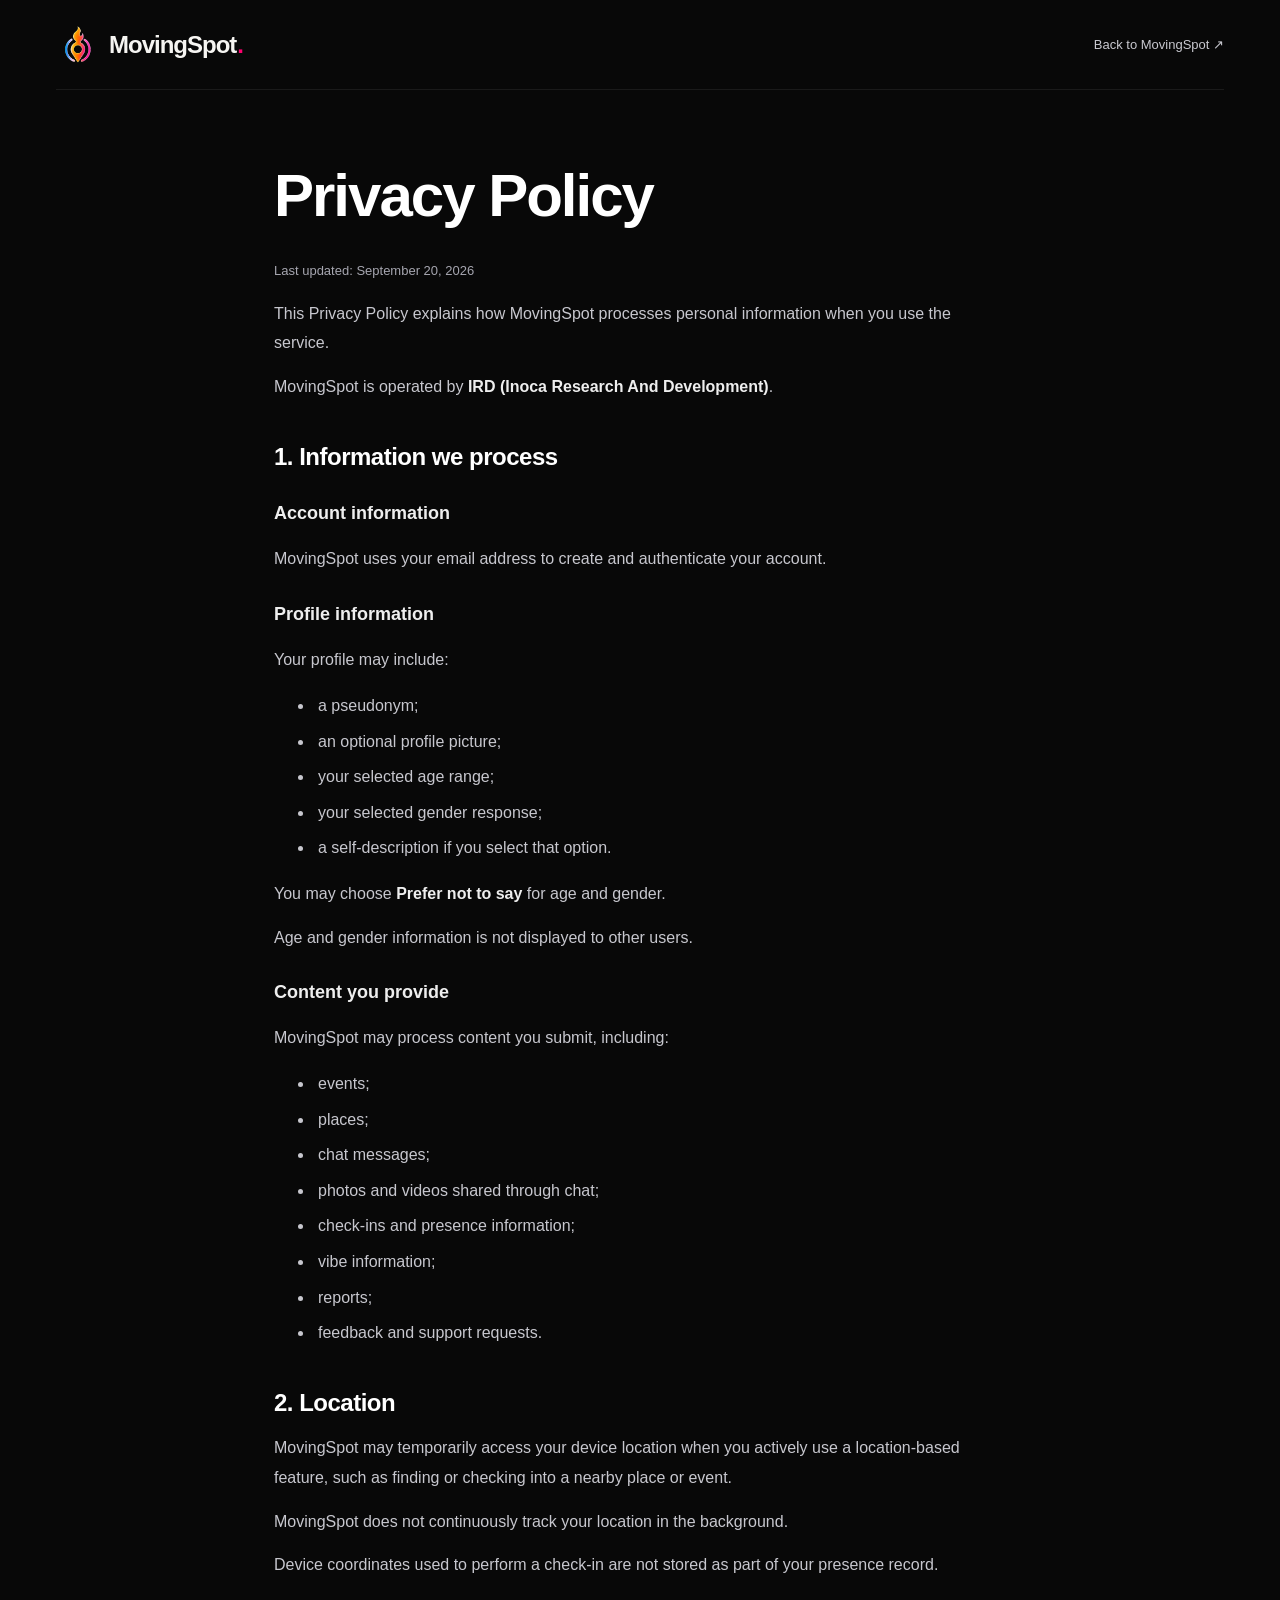
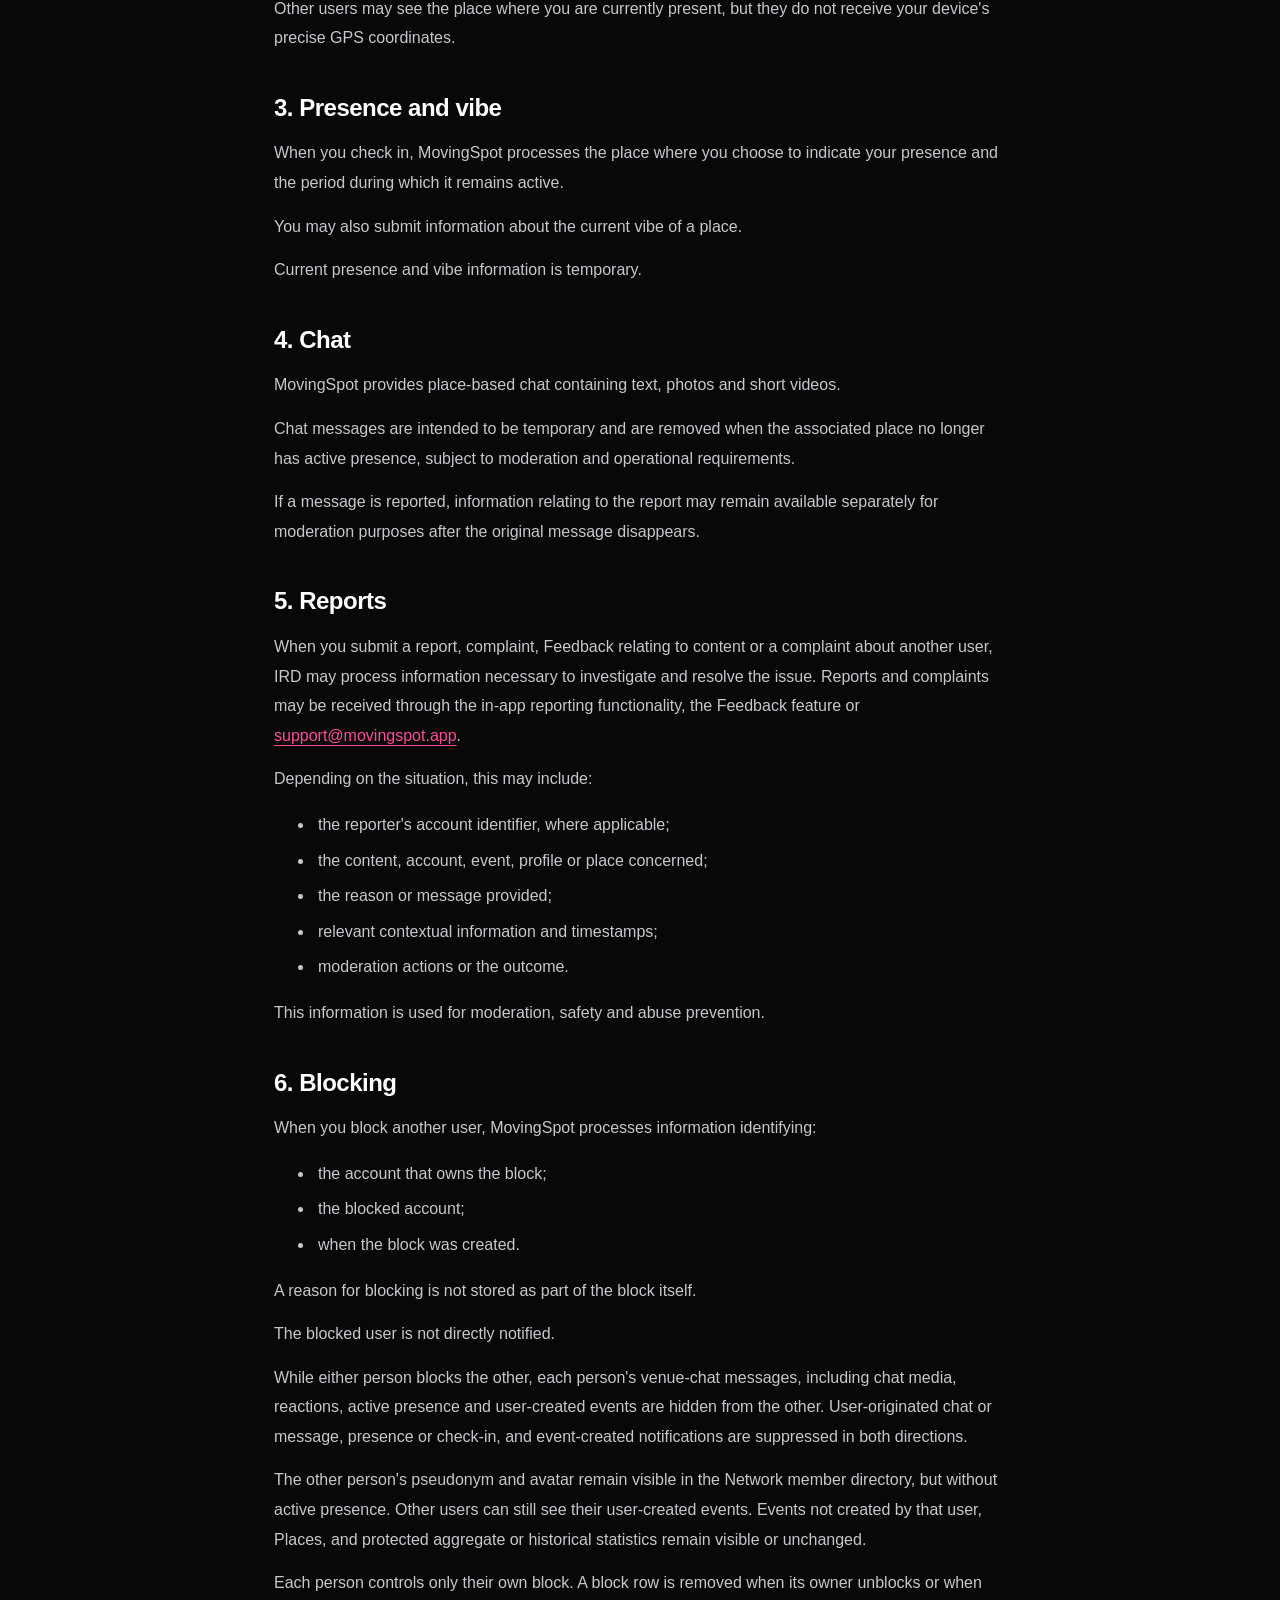
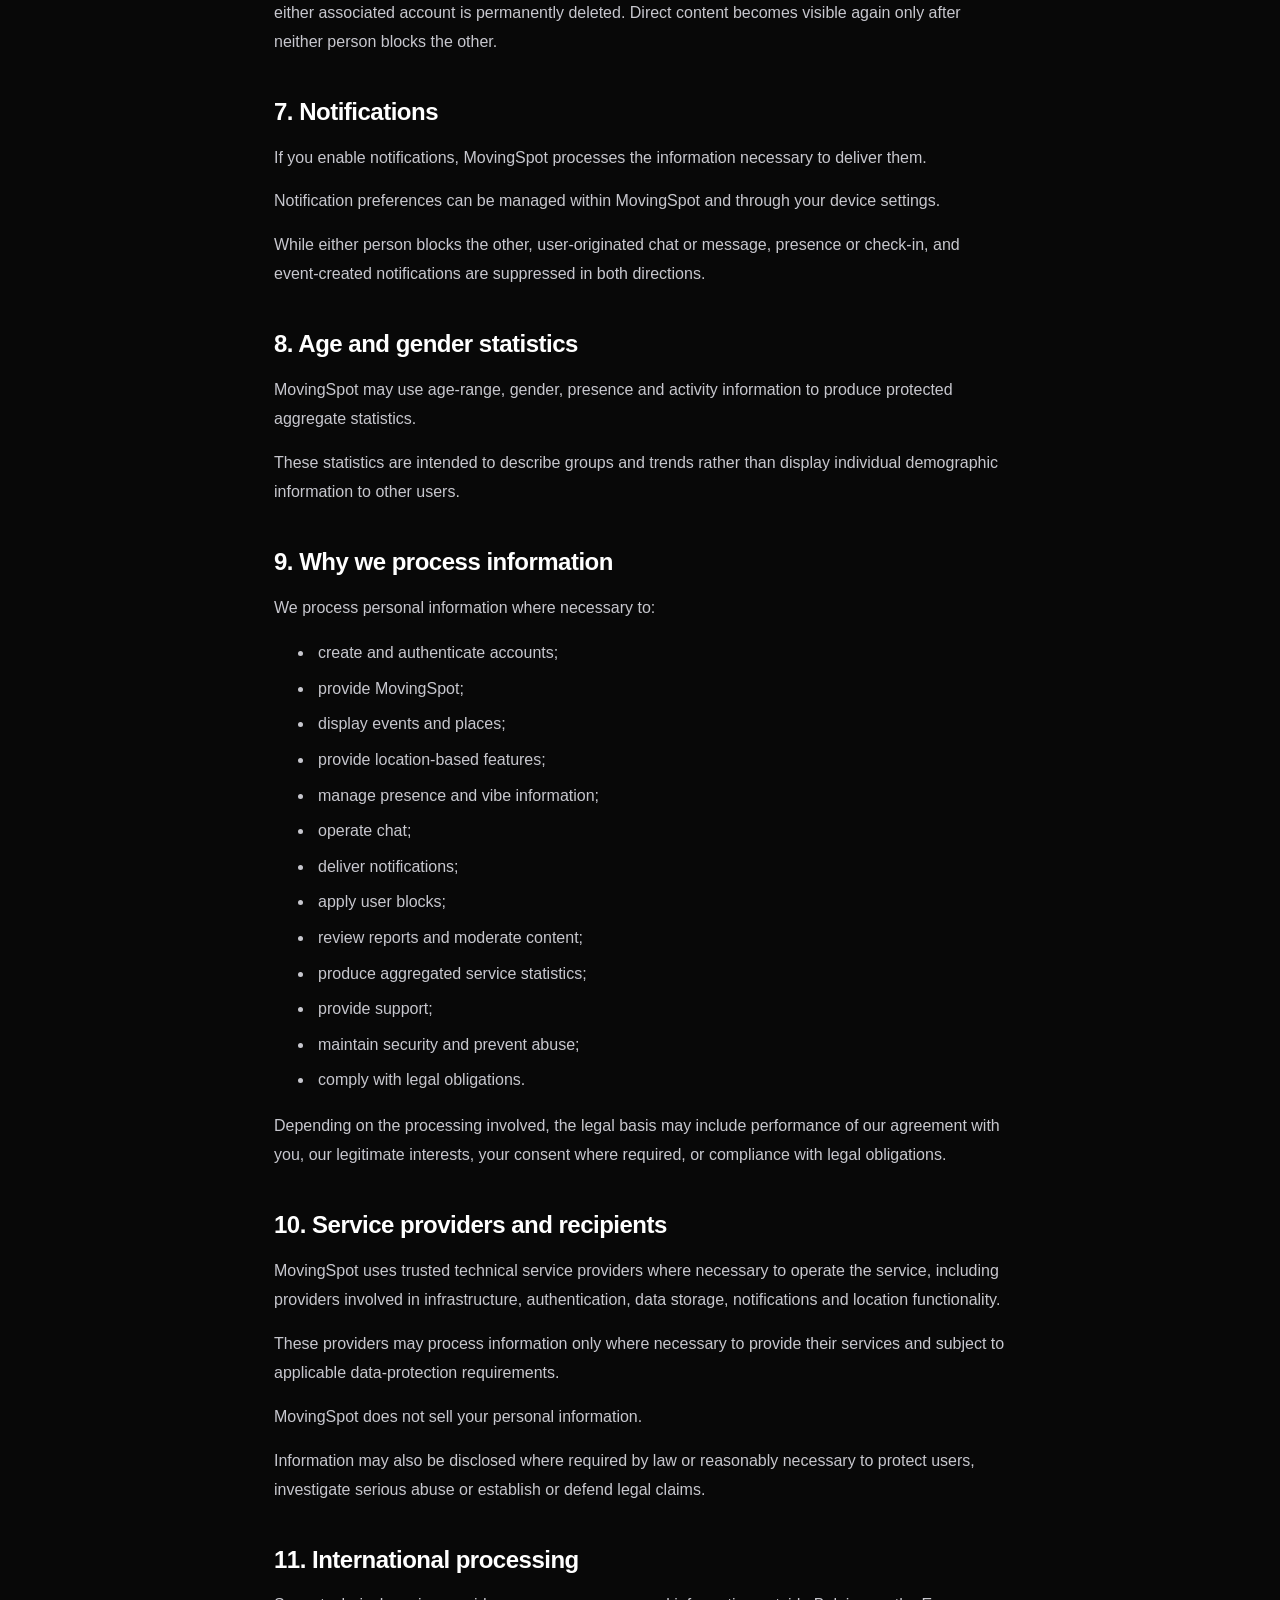
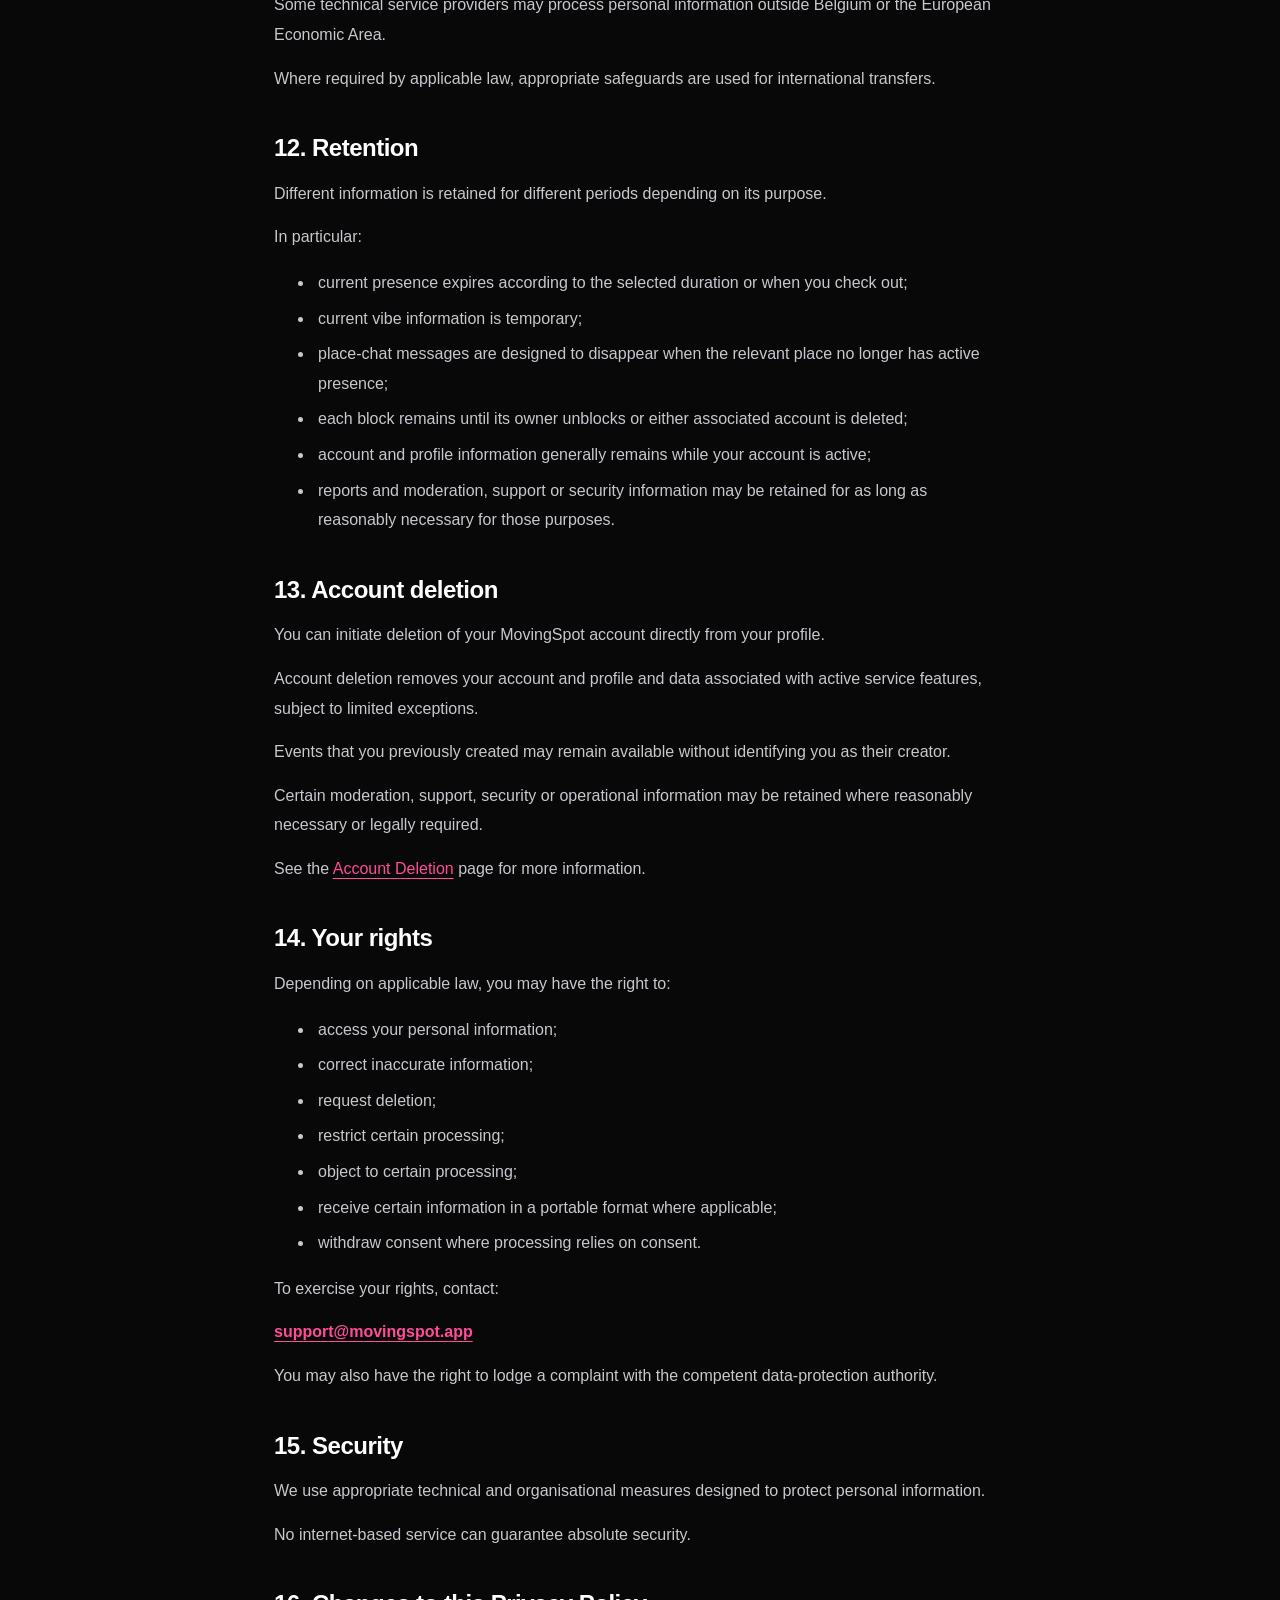
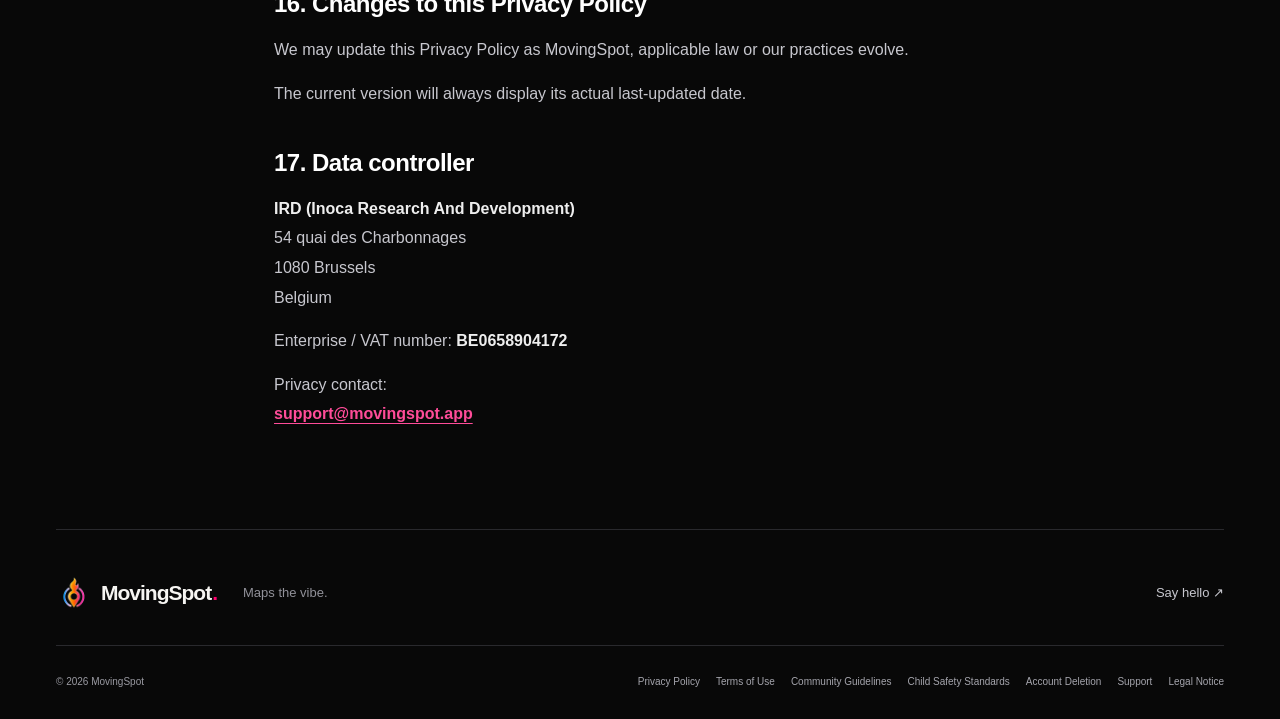
<file: privacy.html>
<!doctype html>
<html lang="en">
<head><meta charset="utf-8" /><title>Privacy Policy - MovingSpot</title><meta name="viewport" content="width=device-width, initial-scale=1" /><meta name="theme-color" content="#080808"><link rel="stylesheet" href="./styles.css"><link rel="icon" href="./assets/icon-32.png"><link rel="canonical" href="https://movingspot.app/privacy.html"></head>
<body class="legal-page">
<a class="skip-link" href="#main">Skip to content</a>
<header class="site-header wrap"><a class="brand" href="./" aria-label="MovingSpot home"><img src="./assets/brand-mark.webp" alt="" width="44" height="44">MovingSpot<span class="brand-dot">.</span></a><nav aria-label="Main navigation"><a href="./">Back to MovingSpot ↗</a></nav></header>
<main class="legal-content" id="main">
<h1>Privacy Policy</h1>
<p><strong>Last updated: September 20, 2026</strong></p>
<p>This Privacy Policy explains how MovingSpot processes personal information when you use the service.</p>
<p>MovingSpot is operated by <strong>IRD (Inoca Research And Development)</strong>.</p>
<h2>1. Information we process</h2>
<h3>Account information</h3>
<p>MovingSpot uses your email address to create and authenticate your account.</p>
<h3>Profile information</h3>
<p>Your profile may include:</p>
<ul><li>a pseudonym;</li><li>an optional profile picture;</li><li>your selected age range;</li><li>your selected gender response;</li><li>a self-description if you select that option.</li></ul>
<p>You may choose <strong>Prefer not to say</strong> for age and gender.</p>
<p>Age and gender information is not displayed to other users.</p>
<h3>Content you provide</h3>
<p>MovingSpot may process content you submit, including:</p>
<ul><li>events;</li><li>places;</li><li>chat messages;</li><li>photos and videos shared through chat;</li><li>check-ins and presence information;</li><li>vibe information;</li><li>reports;</li><li>feedback and support requests.</li></ul>
<h2>2. Location</h2>
<p>MovingSpot may temporarily access your device location when you actively use a location-based feature, such as finding or checking into a nearby place or event.</p>
<p>MovingSpot does not continuously track your location in the background.</p>
<p>Device coordinates used to perform a check-in are not stored as part of your presence record.</p>
<p>Other users may see the place where you are currently present, but they do not receive your device's precise GPS coordinates.</p>
<h2>3. Presence and vibe</h2>
<p>When you check in, MovingSpot processes the place where you choose to indicate your presence and the period during which it remains active.</p>
<p>You may also submit information about the current vibe of a place.</p>
<p>Current presence and vibe information is temporary.</p>
<h2>4. Chat</h2>
<p>MovingSpot provides place-based chat containing text, photos and short videos.</p>
<p>Chat messages are intended to be temporary and are removed when the associated place no longer has active presence, subject to moderation and operational requirements.</p>
<p>If a message is reported, information relating to the report may remain available separately for moderation purposes after the original message disappears.</p>
<h2>5. Reports</h2>
<p>When you submit a report, complaint, Feedback relating to content or a complaint about another user, IRD may process information necessary to investigate and resolve the issue. Reports and complaints may be received through the in-app reporting functionality, the Feedback feature or <a href="mailto:support@movingspot.app">support@movingspot.app</a>.</p>
<p>Depending on the situation, this may include:</p>
<ul><li>the reporter's account identifier, where applicable;</li><li>the content, account, event, profile or place concerned;</li><li>the reason or message provided;</li><li>relevant contextual information and timestamps;</li><li>moderation actions or the outcome.</li></ul>
<p>This information is used for moderation, safety and abuse prevention.</p>
<h2>6. Blocking</h2>
<p>When you block another user, MovingSpot processes information identifying:</p>
<ul><li>the account that owns the block;</li><li>the blocked account;</li><li>when the block was created.</li></ul>
<p>A reason for blocking is not stored as part of the block itself.</p>
<p>The blocked user is not directly notified.</p>
<p>While either person blocks the other, each person's venue-chat messages, including chat media, reactions, active presence and user-created events are hidden from the other. User-originated chat or message, presence or check-in, and event-created notifications are suppressed in both directions.</p>
<p>The other person's pseudonym and avatar remain visible in the Network member directory, but without active presence. Other users can still see their user-created events. Events not created by that user, Places, and protected aggregate or historical statistics remain visible or unchanged.</p>
<p>Each person controls only their own block. A block row is removed when its owner unblocks or when either associated account is permanently deleted. Direct content becomes visible again only after neither person blocks the other.</p>
<h2>7. Notifications</h2>
<p>If you enable notifications, MovingSpot processes the information necessary to deliver them.</p>
<p>Notification preferences can be managed within MovingSpot and through your device settings.</p>
<p>While either person blocks the other, user-originated chat or message, presence or check-in, and event-created notifications are suppressed in both directions.</p>
<h2>8. Age and gender statistics</h2>
<p>MovingSpot may use age-range, gender, presence and activity information to produce protected aggregate statistics.</p>
<p>These statistics are intended to describe groups and trends rather than display individual demographic information to other users.</p>
<h2>9. Why we process information</h2>
<p>We process personal information where necessary to:</p>
<ul><li>create and authenticate accounts;</li><li>provide MovingSpot;</li><li>display events and places;</li><li>provide location-based features;</li><li>manage presence and vibe information;</li><li>operate chat;</li><li>deliver notifications;</li><li>apply user blocks;</li><li>review reports and moderate content;</li><li>produce aggregated service statistics;</li><li>provide support;</li><li>maintain security and prevent abuse;</li><li>comply with legal obligations.</li></ul>
<p>Depending on the processing involved, the legal basis may include performance of our agreement with you, our legitimate interests, your consent where required, or compliance with legal obligations.</p>
<h2>10. Service providers and recipients</h2>
<p>MovingSpot uses trusted technical service providers where necessary to operate the service, including providers involved in infrastructure, authentication, data storage, notifications and location functionality.</p>
<p>These providers may process information only where necessary to provide their services and subject to applicable data-protection requirements.</p>
<p>MovingSpot does not sell your personal information.</p>
<p>Information may also be disclosed where required by law or reasonably necessary to protect users, investigate serious abuse or establish or defend legal claims.</p>
<h2>11. International processing</h2>
<p>Some technical service providers may process personal information outside Belgium or the European Economic Area.</p>
<p>Where required by applicable law, appropriate safeguards are used for international transfers.</p>
<h2>12. Retention</h2>
<p>Different information is retained for different periods depending on its purpose.</p>
<p>In particular:</p>
<ul><li>current presence expires according to the selected duration or when you check out;</li><li>current vibe information is temporary;</li><li>place-chat messages are designed to disappear when the relevant place no longer has active presence;</li><li>each block remains until its owner unblocks or either associated account is deleted;</li><li>account and profile information generally remains while your account is active;</li><li>reports and moderation, support or security information may be retained for as long as reasonably necessary for those purposes.</li></ul>
<h2>13. Account deletion</h2>
<p>You can initiate deletion of your MovingSpot account directly from your profile.</p>
<p>Account deletion removes your account and profile and data associated with active service features, subject to limited exceptions.</p>
<p>Events that you previously created may remain available without identifying you as their creator.</p>
<p>Certain moderation, support, security or operational information may be retained where reasonably necessary or legally required.</p>
<p>See the <a href="./account-deletion.html">Account Deletion</a> page for more information.</p>
<h2>14. Your rights</h2>
<p>Depending on applicable law, you may have the right to:</p>
<ul><li>access your personal information;</li><li>correct inaccurate information;</li><li>request deletion;</li><li>restrict certain processing;</li><li>object to certain processing;</li><li>receive certain information in a portable format where applicable;</li><li>withdraw consent where processing relies on consent.</li></ul>
<p>To exercise your rights, contact:</p>
<p><strong><a href="mailto:support@movingspot.app">support@movingspot.app</a></strong></p>
<p>You may also have the right to lodge a complaint with the competent data-protection authority.</p>
<h2>15. Security</h2>
<p>We use appropriate technical and organisational measures designed to protect personal information.</p>
<p>No internet-based service can guarantee absolute security.</p>
<h2>16. Changes to this Privacy Policy</h2>
<p>We may update this Privacy Policy as MovingSpot, applicable law or our practices evolve.</p>
<p>The current version will always display its actual last-updated date.</p>
<h2>17. Data controller</h2>
<p><strong>IRD (Inoca Research And Development)</strong><br />54 quai des Charbonnages<br />1080 Brussels<br />Belgium</p>
<p>Enterprise / VAT number: <strong>BE0658904172</strong></p>
<p>Privacy contact:<br /><strong><a href="mailto:support@movingspot.app">support@movingspot.app</a></strong></p>
</main>
  <footer class="site-footer wrap">
    <div class="footer-top"><a class="brand" href="./"><img src="./assets/brand-mark.webp" alt="" width="36" height="36">MovingSpot<span class="brand-dot">.</span></a><p>Maps the vibe.</p><a href="mailto:support@movingspot.app">Say hello <span aria-hidden="true">↗</span></a></div>
    <div class="footer-bottom"><p>© 2026 MovingSpot</p><nav aria-label="Legal and support"><a href="./privacy.html">Privacy Policy</a><a href="./terms.html">Terms of Use</a><a href="./community-guidelines.html">Community Guidelines</a><a href="./child-safety.html">Child Safety Standards</a><a href="./account-deletion.html">Account Deletion</a><a href="./support.html">Support</a><a href="./legal-notice.html">Legal Notice</a></nav></div>
  </footer>
</body>
</html>
</file>
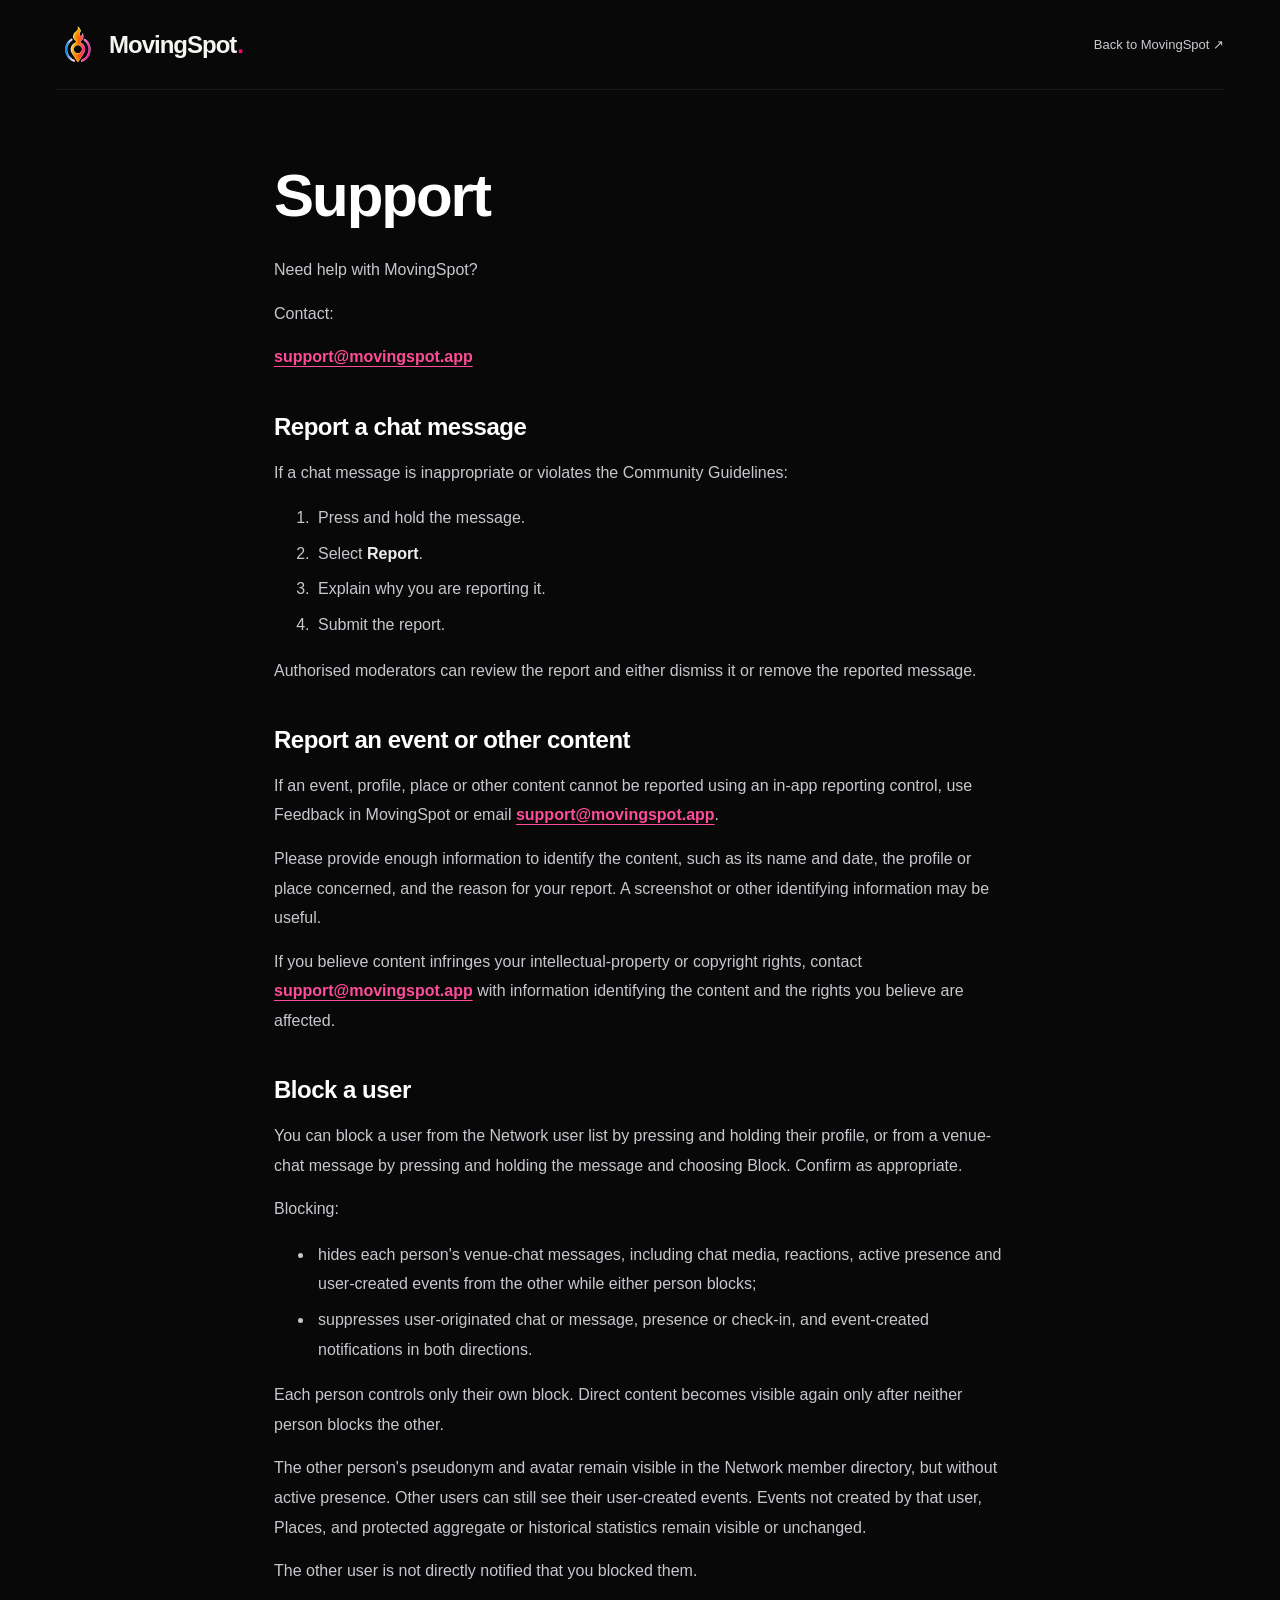
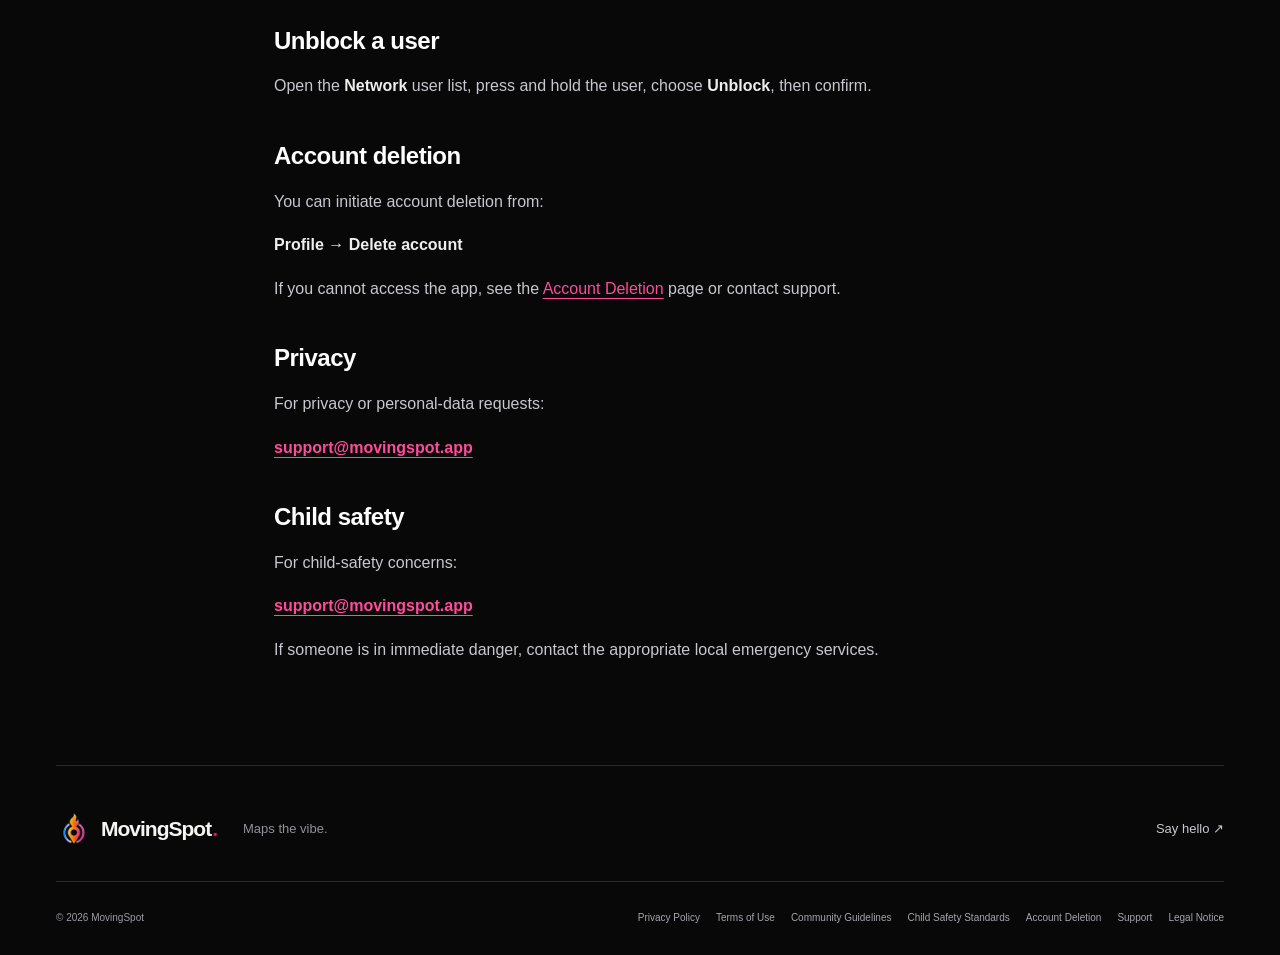
<file: support.html>
<!doctype html>
<html lang="en">
  <head>
    <meta charset="utf-8" />
    <title>Support - MovingSpot</title>
    <meta name="viewport" content="width=device-width, initial-scale=1" />
  <meta name="theme-color" content="#080808"><link rel="stylesheet" href="./styles.css"><link rel="icon" href="./assets/icon-32.png"><link rel="canonical" href="https://movingspot.app/support.html"></head>
  <body class="legal-page">
<a class="skip-link" href="#main">Skip to content</a>
<header class="site-header wrap"><a class="brand" href="./" aria-label="MovingSpot home"><img src="./assets/brand-mark.webp" alt="" width="44" height="44">MovingSpot<span class="brand-dot">.</span></a><nav aria-label="Main navigation"><a href="./">Back to MovingSpot ↗</a></nav></header>
<main class="legal-content" id="main">
    <h1>Support</h1>
    <p>Need help with MovingSpot?</p>
    <p>Contact:</p>
    <p><strong><a href="mailto:support@movingspot.app">support@movingspot.app</a></strong></p>
    <h2>Report a chat message</h2>
    <p>If a chat message is inappropriate or violates the Community Guidelines:</p>
    <ol>
      <li>Press and hold the message.</li>
      <li>Select <strong>Report</strong>.</li>
      <li>Explain why you are reporting it.</li>
      <li>Submit the report.</li>
    </ol>
    <p>Authorised moderators can review the report and either dismiss it or remove the reported message.</p>
    <h2>Report an event or other content</h2>
    <p>If an event, profile, place or other content cannot be reported using an in-app reporting control, use Feedback in MovingSpot or email <strong><a href="mailto:support@movingspot.app">support@movingspot.app</a></strong>.</p>
    <p>Please provide enough information to identify the content, such as its name and date, the profile or place concerned, and the reason for your report. A screenshot or other identifying information may be useful.</p>
    <p>If you believe content infringes your intellectual-property or copyright rights, contact <strong><a href="mailto:support@movingspot.app">support@movingspot.app</a></strong> with information identifying the content and the rights you believe are affected.</p>
    <h2>Block a user</h2>
    <p>You can block a user from the Network user list by pressing and holding their profile, or from a venue-chat message by pressing and holding the message and choosing Block. Confirm as appropriate.</p>
    <p>Blocking:</p>
    <ul>
      <li>hides each person's venue-chat messages, including chat media, reactions, active presence and user-created events from the other while either person blocks;</li>
      <li>suppresses user-originated chat or message, presence or check-in, and event-created notifications in both directions.</li>
    </ul>
    <p>Each person controls only their own block. Direct content becomes visible again only after neither person blocks the other.</p>
    <p>The other person's pseudonym and avatar remain visible in the Network member directory, but without active presence. Other users can still see their user-created events. Events not created by that user, Places, and protected aggregate or historical statistics remain visible or unchanged.</p>
    <p>The other user is not directly notified that you blocked them.</p>
    <h2>Unblock a user</h2>
    <p>Open the <strong>Network</strong> user list, press and hold the user, choose <strong>Unblock</strong>, then confirm.</p>
    <h2>Account deletion</h2>
    <p>You can initiate account deletion from:</p>
    <p><strong>Profile &rarr; Delete account</strong></p>
    <p>If you cannot access the app, see the <a href="./account-deletion.html">Account Deletion</a> page or contact support.</p>
    <h2>Privacy</h2>
    <p>For privacy or personal-data requests:</p>
    <p><strong><a href="mailto:support@movingspot.app">support@movingspot.app</a></strong></p>
    <h2>Child safety</h2>
    <p>For child-safety concerns:</p>
    <p><strong><a href="mailto:support@movingspot.app">support@movingspot.app</a></strong></p>
    <p>If someone is in immediate danger, contact the appropriate local emergency services.</p>
  </main>
  <footer class="site-footer wrap">
    <div class="footer-top"><a class="brand" href="./"><img src="./assets/brand-mark.webp" alt="" width="36" height="36">MovingSpot<span class="brand-dot">.</span></a><p>Maps the vibe.</p><a href="mailto:support@movingspot.app">Say hello <span aria-hidden="true">↗</span></a></div>
    <div class="footer-bottom"><p>© 2026 MovingSpot</p><nav aria-label="Legal and support"><a href="./privacy.html">Privacy Policy</a><a href="./terms.html">Terms of Use</a><a href="./community-guidelines.html">Community Guidelines</a><a href="./child-safety.html">Child Safety Standards</a><a href="./account-deletion.html">Account Deletion</a><a href="./support.html">Support</a><a href="./legal-notice.html">Legal Notice</a></nav></div>
  </footer>
</body>
</html>
</file>
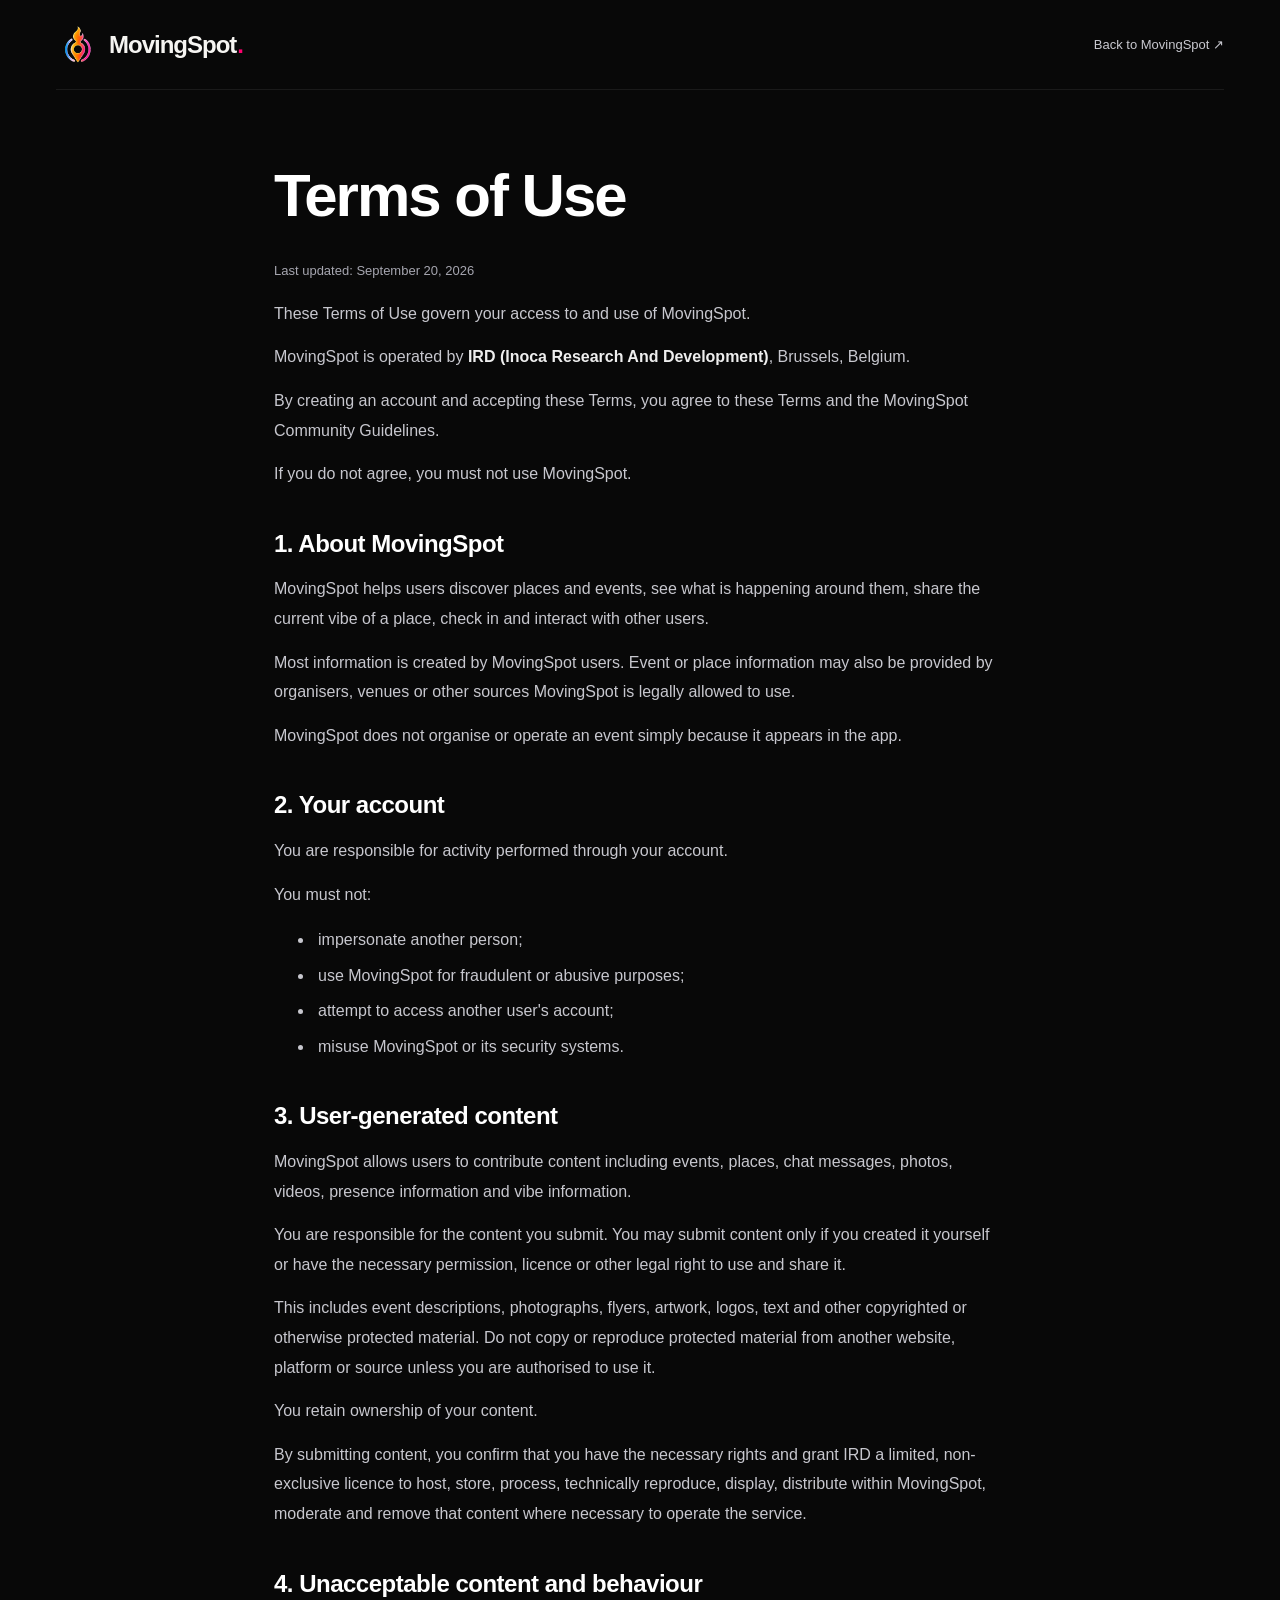
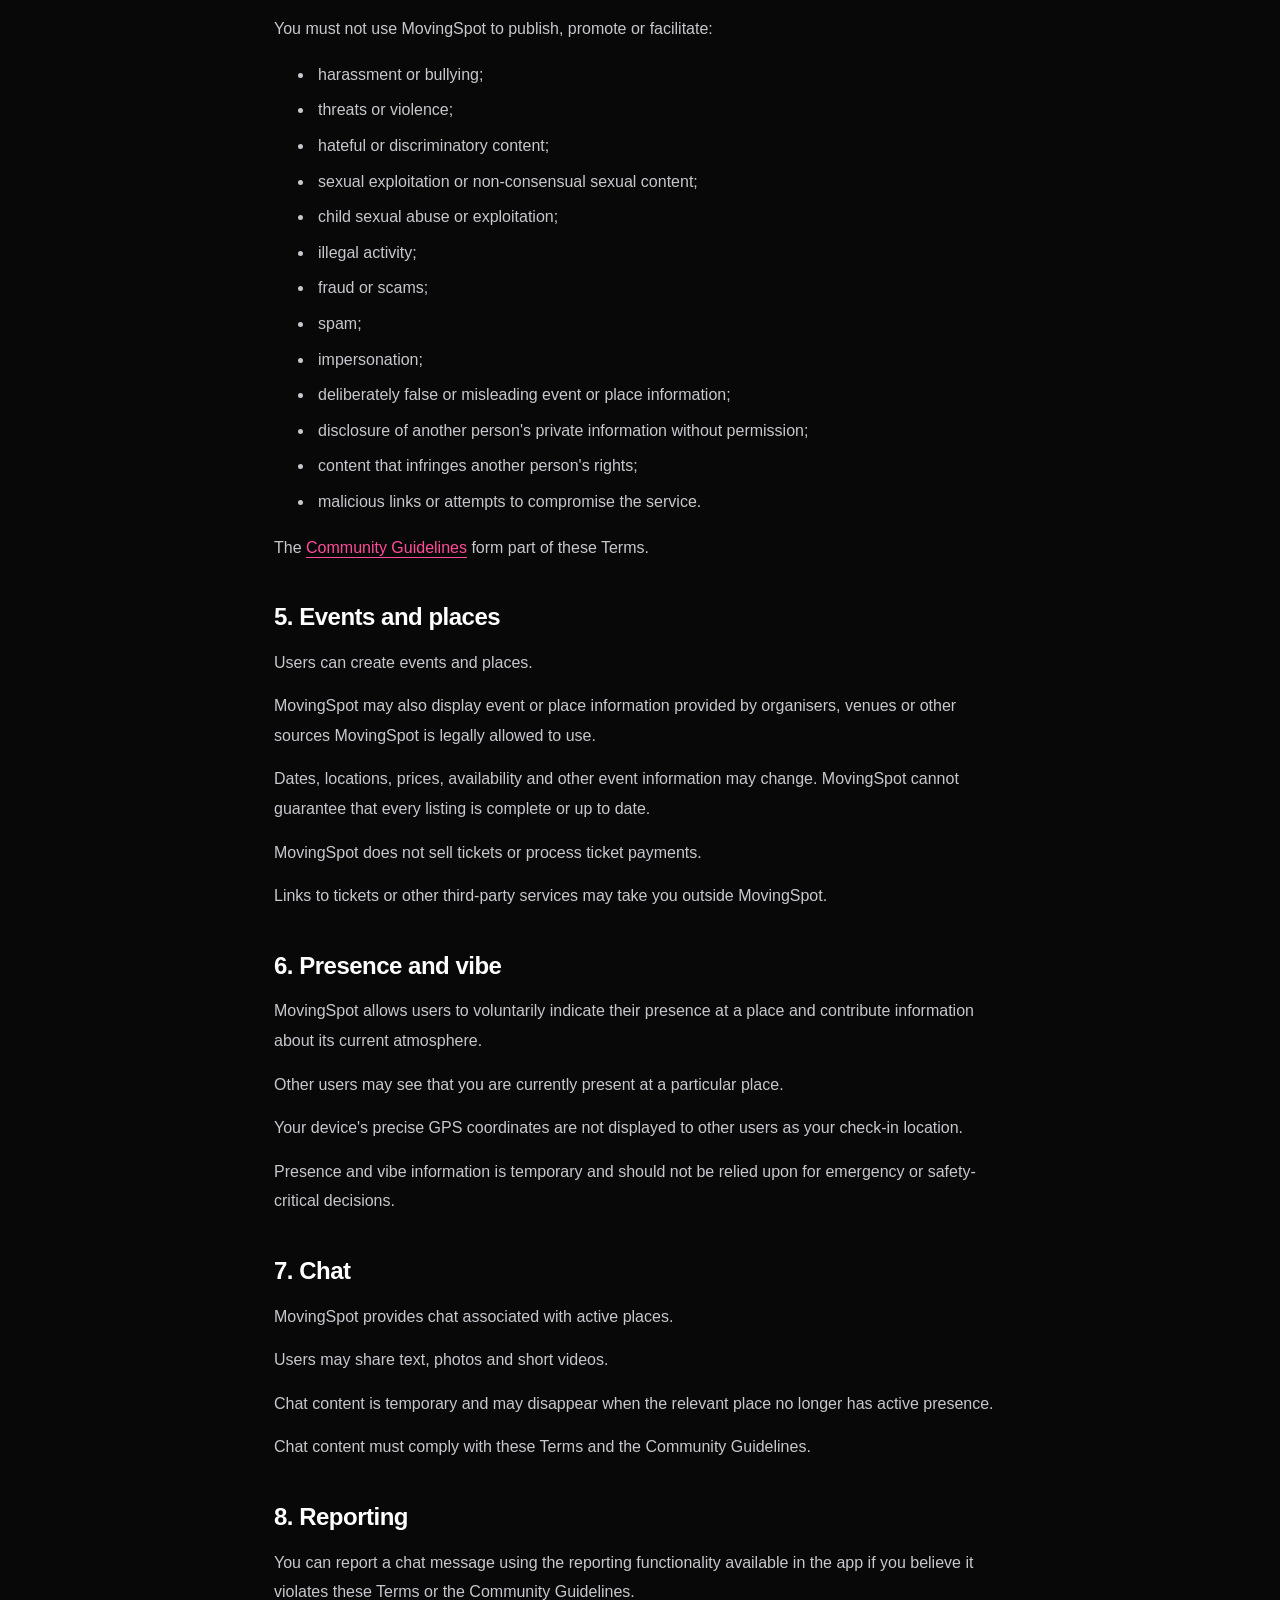
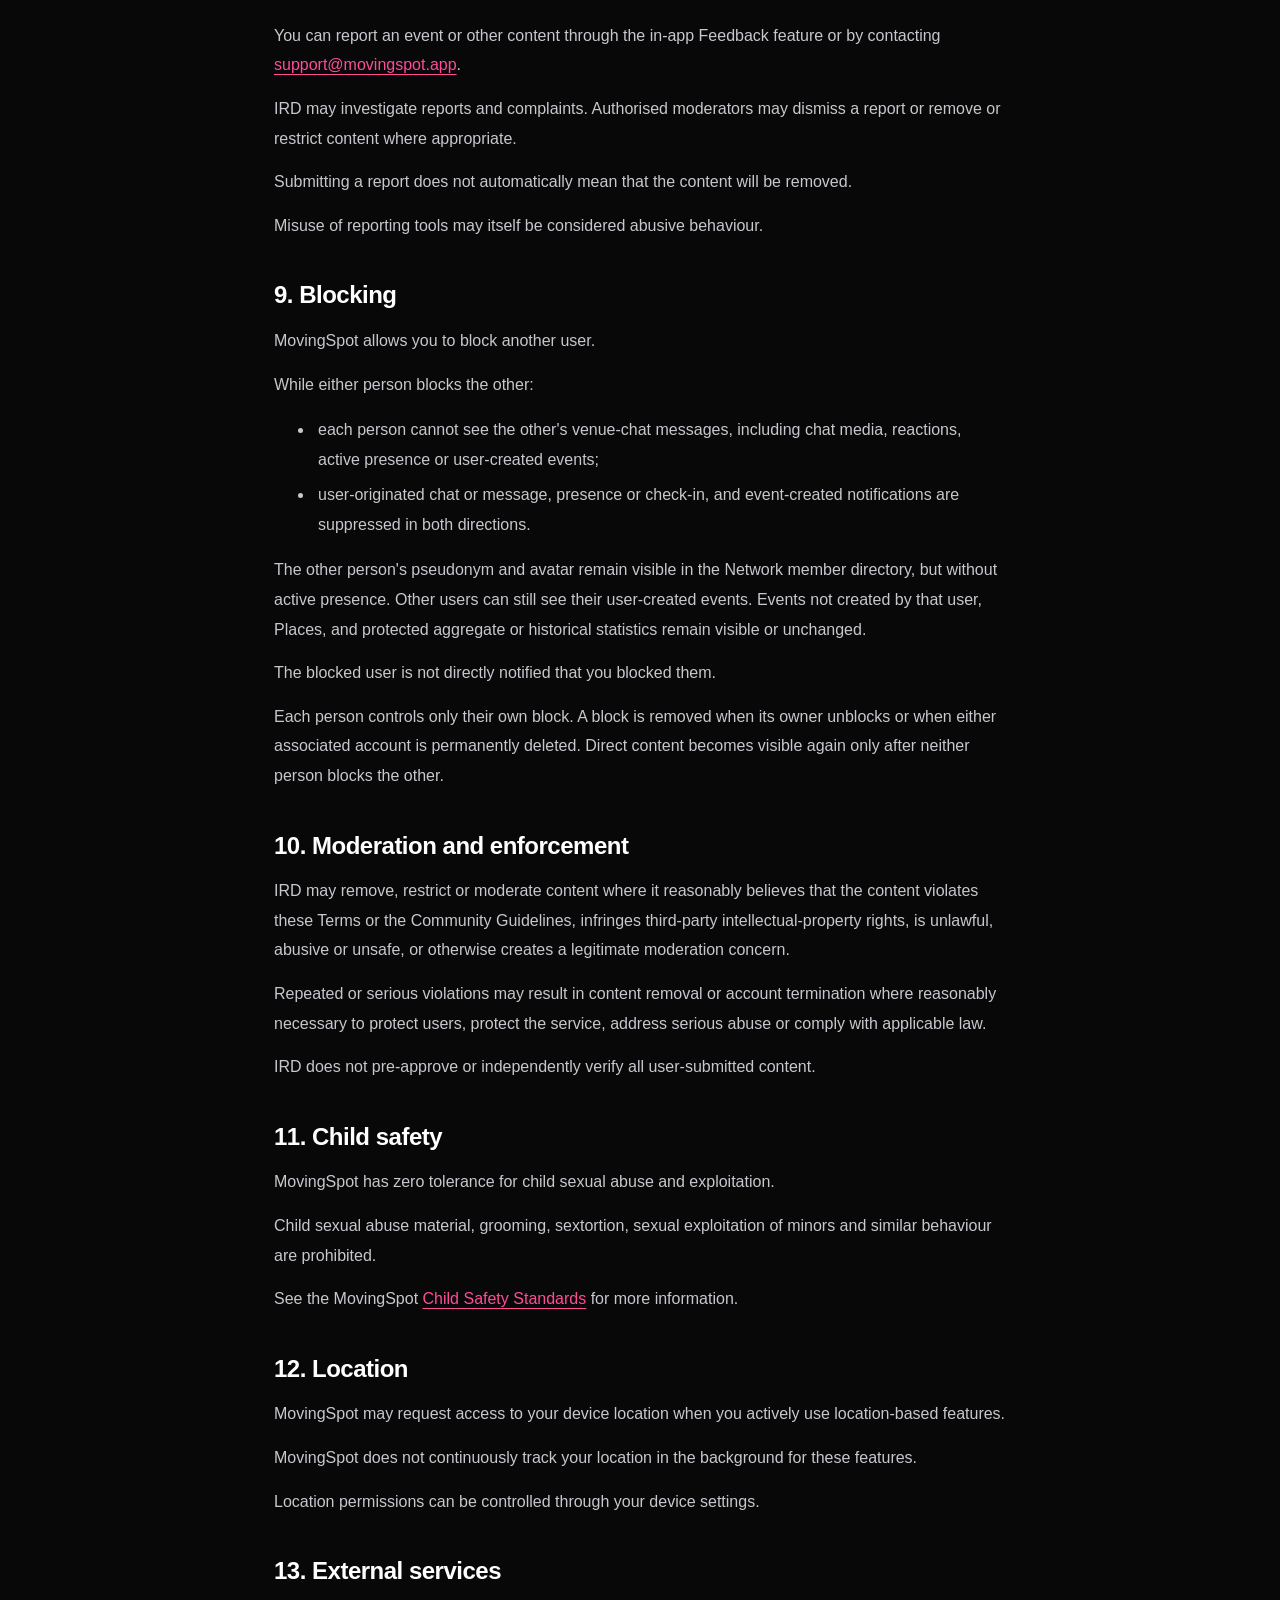
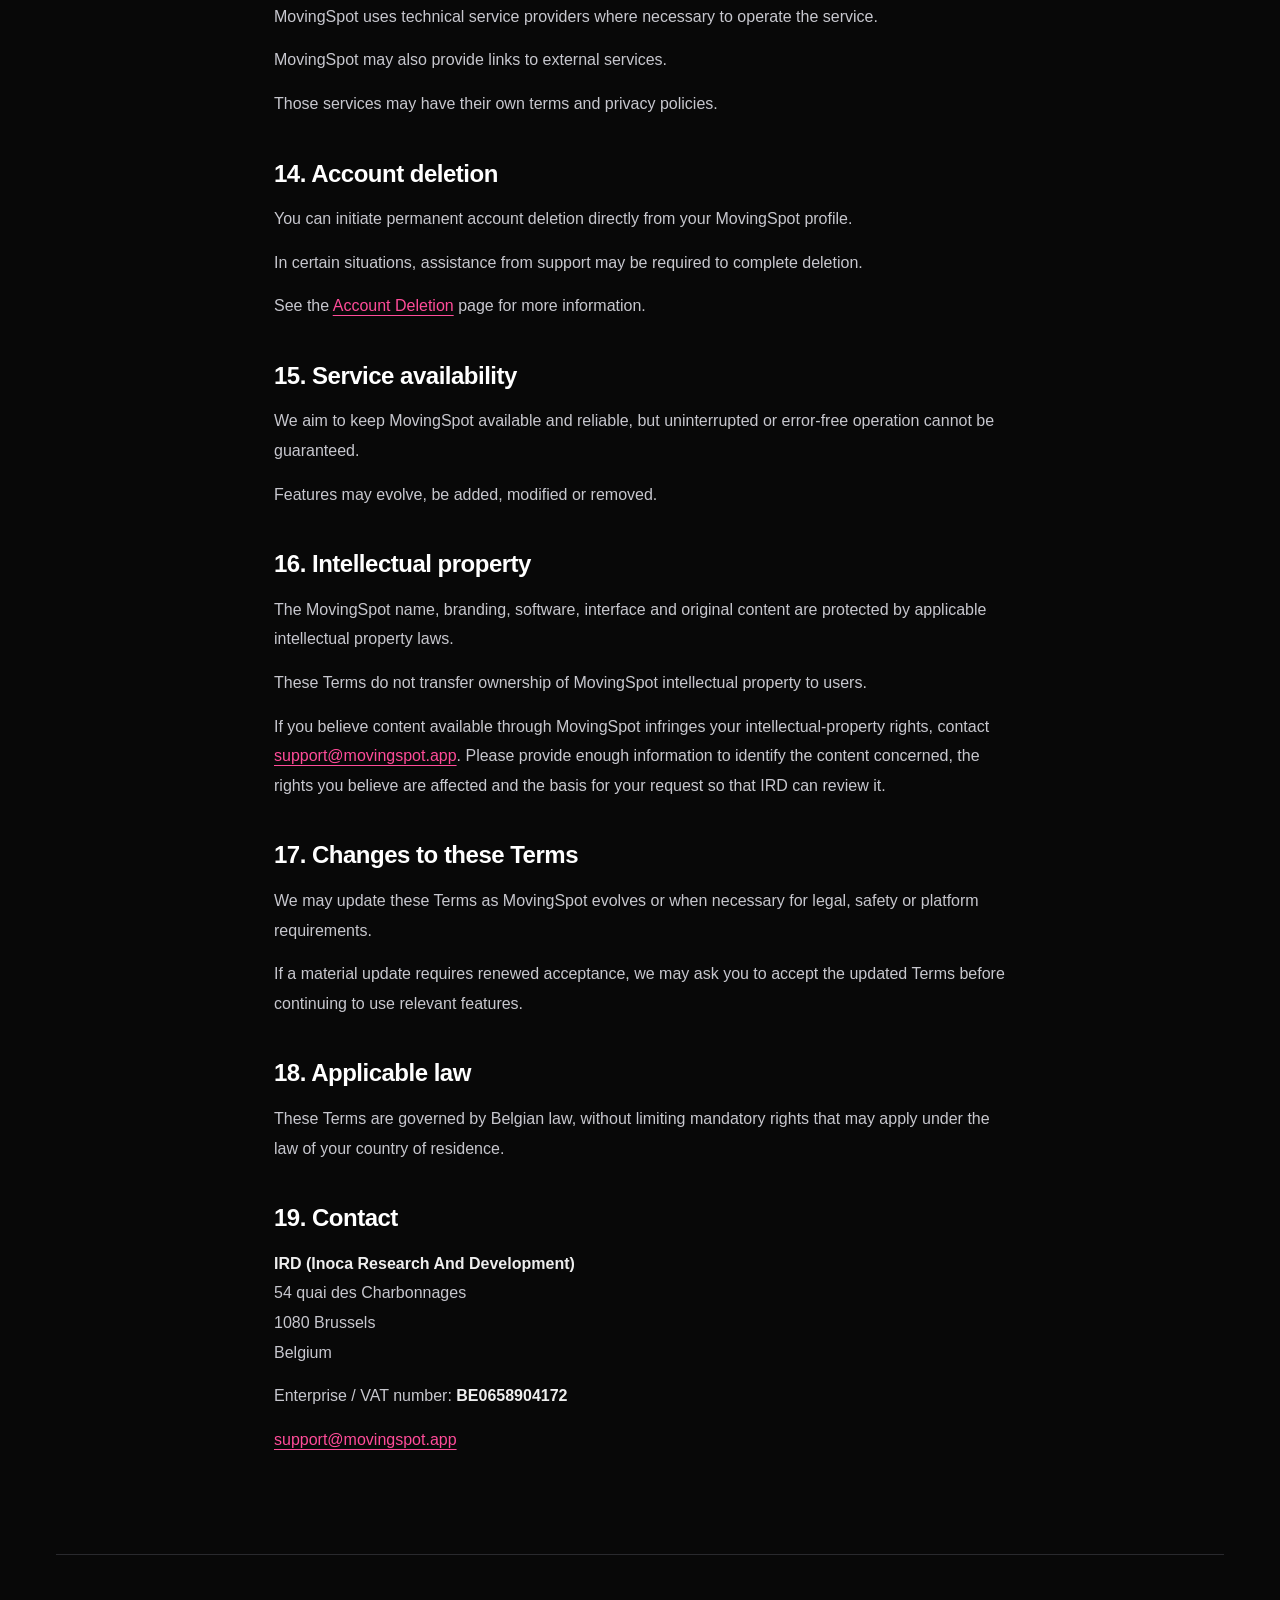
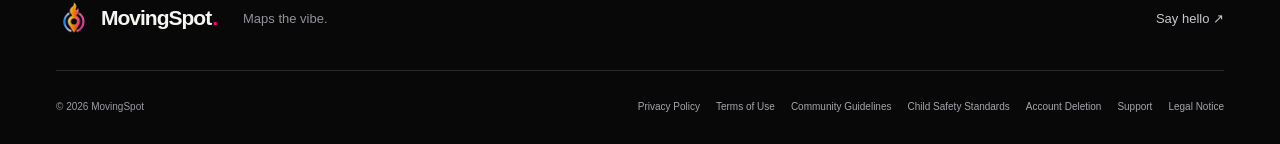
<file: terms.html>
<!doctype html>
<html lang="en">
<head><meta charset="utf-8" /><title>Terms of Use - MovingSpot</title><meta name="viewport" content="width=device-width, initial-scale=1" /><meta name="theme-color" content="#080808"><link rel="stylesheet" href="./styles.css"><link rel="icon" href="./assets/icon-32.png"><link rel="canonical" href="https://movingspot.app/terms.html"></head>
<body class="legal-page">
<a class="skip-link" href="#main">Skip to content</a>
<header class="site-header wrap"><a class="brand" href="./" aria-label="MovingSpot home"><img src="./assets/brand-mark.webp" alt="" width="44" height="44">MovingSpot<span class="brand-dot">.</span></a><nav aria-label="Main navigation"><a href="./">Back to MovingSpot ↗</a></nav></header>
<main class="legal-content" id="main">
<h1>Terms of Use</h1>
<p><strong>Last updated: September 20, 2026</strong></p>
<p>These Terms of Use govern your access to and use of MovingSpot.</p>
<p>MovingSpot is operated by <strong>IRD (Inoca Research And Development)</strong>, Brussels, Belgium.</p>
<p>By creating an account and accepting these Terms, you agree to these Terms and the MovingSpot Community Guidelines.</p>
<p>If you do not agree, you must not use MovingSpot.</p>
<h2>1. About MovingSpot</h2>
<p>MovingSpot helps users discover places and events, see what is happening around them, share the current vibe of a place, check in and interact with other users.</p>
<p>Most information is created by MovingSpot users. Event or place information may also be provided by organisers, venues or other sources MovingSpot is legally allowed to use.</p>
<p>MovingSpot does not organise or operate an event simply because it appears in the app.</p>
<h2>2. Your account</h2>
<p>You are responsible for activity performed through your account.</p>
<p>You must not:</p>
<ul><li>impersonate another person;</li><li>use MovingSpot for fraudulent or abusive purposes;</li><li>attempt to access another user's account;</li><li>misuse MovingSpot or its security systems.</li></ul>
<h2>3. User-generated content</h2>
<p>MovingSpot allows users to contribute content including events, places, chat messages, photos, videos, presence information and vibe information.</p>
<p>You are responsible for the content you submit. You may submit content only if you created it yourself or have the necessary permission, licence or other legal right to use and share it.</p>
<p>This includes event descriptions, photographs, flyers, artwork, logos, text and other copyrighted or otherwise protected material. Do not copy or reproduce protected material from another website, platform or source unless you are authorised to use it.</p>
<p>You retain ownership of your content.</p>
<p>By submitting content, you confirm that you have the necessary rights and grant IRD a limited, non-exclusive licence to host, store, process, technically reproduce, display, distribute within MovingSpot, moderate and remove that content where necessary to operate the service.</p>
<h2>4. Unacceptable content and behaviour</h2>
<p>You must not use MovingSpot to publish, promote or facilitate:</p>
<ul><li>harassment or bullying;</li><li>threats or violence;</li><li>hateful or discriminatory content;</li><li>sexual exploitation or non-consensual sexual content;</li><li>child sexual abuse or exploitation;</li><li>illegal activity;</li><li>fraud or scams;</li><li>spam;</li><li>impersonation;</li><li>deliberately false or misleading event or place information;</li><li>disclosure of another person's private information without permission;</li><li>content that infringes another person's rights;</li><li>malicious links or attempts to compromise the service.</li></ul>
<p>The <a href="./community-guidelines.html">Community Guidelines</a> form part of these Terms.</p>
<h2>5. Events and places</h2>
<p>Users can create events and places.</p>
<p>MovingSpot may also display event or place information provided by organisers, venues or other sources MovingSpot is legally allowed to use.</p>
<p>Dates, locations, prices, availability and other event information may change. MovingSpot cannot guarantee that every listing is complete or up to date.</p>
<p>MovingSpot does not sell tickets or process ticket payments.</p>
<p>Links to tickets or other third-party services may take you outside MovingSpot.</p>
<h2>6. Presence and vibe</h2>
<p>MovingSpot allows users to voluntarily indicate their presence at a place and contribute information about its current atmosphere.</p>
<p>Other users may see that you are currently present at a particular place.</p>
<p>Your device's precise GPS coordinates are not displayed to other users as your check-in location.</p>
<p>Presence and vibe information is temporary and should not be relied upon for emergency or safety-critical decisions.</p>
<h2>7. Chat</h2>
<p>MovingSpot provides chat associated with active places.</p>
<p>Users may share text, photos and short videos.</p>
<p>Chat content is temporary and may disappear when the relevant place no longer has active presence.</p>
<p>Chat content must comply with these Terms and the Community Guidelines.</p>
<h2>8. Reporting</h2>
<p>You can report a chat message using the reporting functionality available in the app if you believe it violates these Terms or the Community Guidelines.</p>
<p>You can report an event or other content through the in-app Feedback feature or by contacting <a href="mailto:support@movingspot.app">support@movingspot.app</a>.</p>
<p>IRD may investigate reports and complaints. Authorised moderators may dismiss a report or remove or restrict content where appropriate.</p>
<p>Submitting a report does not automatically mean that the content will be removed.</p>
<p>Misuse of reporting tools may itself be considered abusive behaviour.</p>
<h2>9. Blocking</h2>
<p>MovingSpot allows you to block another user.</p>
<p>While either person blocks the other:</p>
<ul><li>each person cannot see the other's venue-chat messages, including chat media, reactions, active presence or user-created events;</li><li>user-originated chat or message, presence or check-in, and event-created notifications are suppressed in both directions.</li></ul>
<p>The other person's pseudonym and avatar remain visible in the Network member directory, but without active presence. Other users can still see their user-created events. Events not created by that user, Places, and protected aggregate or historical statistics remain visible or unchanged.</p>
<p>The blocked user is not directly notified that you blocked them.</p>
<p>Each person controls only their own block. A block is removed when its owner unblocks or when either associated account is permanently deleted. Direct content becomes visible again only after neither person blocks the other.</p>
<h2>10. Moderation and enforcement</h2>
<p>IRD may remove, restrict or moderate content where it reasonably believes that the content violates these Terms or the Community Guidelines, infringes third-party intellectual-property rights, is unlawful, abusive or unsafe, or otherwise creates a legitimate moderation concern.</p>
<p>Repeated or serious violations may result in content removal or account termination where reasonably necessary to protect users, protect the service, address serious abuse or comply with applicable law.</p>
<p>IRD does not pre-approve or independently verify all user-submitted content.</p>
<h2>11. Child safety</h2>
<p>MovingSpot has zero tolerance for child sexual abuse and exploitation.</p>
<p>Child sexual abuse material, grooming, sextortion, sexual exploitation of minors and similar behaviour are prohibited.</p>
<p>See the MovingSpot <a href="./child-safety.html">Child Safety Standards</a> for more information.</p>
<h2>12. Location</h2>
<p>MovingSpot may request access to your device location when you actively use location-based features.</p>
<p>MovingSpot does not continuously track your location in the background for these features.</p>
<p>Location permissions can be controlled through your device settings.</p>
<h2>13. External services</h2>
<p>MovingSpot uses technical service providers where necessary to operate the service.</p>
<p>MovingSpot may also provide links to external services.</p>
<p>Those services may have their own terms and privacy policies.</p>
<h2>14. Account deletion</h2>
<p>You can initiate permanent account deletion directly from your MovingSpot profile.</p>
<p>In certain situations, assistance from support may be required to complete deletion.</p>
<p>See the <a href="./account-deletion.html">Account Deletion</a> page for more information.</p>
<h2>15. Service availability</h2>
<p>We aim to keep MovingSpot available and reliable, but uninterrupted or error-free operation cannot be guaranteed.</p>
<p>Features may evolve, be added, modified or removed.</p>
<h2>16. Intellectual property</h2>
<p>The MovingSpot name, branding, software, interface and original content are protected by applicable intellectual property laws.</p>
<p>These Terms do not transfer ownership of MovingSpot intellectual property to users.</p>
<p>If you believe content available through MovingSpot infringes your intellectual-property rights, contact <a href="mailto:support@movingspot.app">support@movingspot.app</a>. Please provide enough information to identify the content concerned, the rights you believe are affected and the basis for your request so that IRD can review it.</p>
<h2>17. Changes to these Terms</h2>
<p>We may update these Terms as MovingSpot evolves or when necessary for legal, safety or platform requirements.</p>
<p>If a material update requires renewed acceptance, we may ask you to accept the updated Terms before continuing to use relevant features.</p>
<h2>18. Applicable law</h2>
<p>These Terms are governed by Belgian law, without limiting mandatory rights that may apply under the law of your country of residence.</p>
<h2>19. Contact</h2>
<p><strong>IRD (Inoca Research And Development)</strong><br />54 quai des Charbonnages<br />1080 Brussels<br />Belgium</p>
<p>Enterprise / VAT number: <strong>BE0658904172</strong></p>
<p><a href="mailto:support@movingspot.app">support@movingspot.app</a></p>
</main>
  <footer class="site-footer wrap">
    <div class="footer-top"><a class="brand" href="./"><img src="./assets/brand-mark.webp" alt="" width="36" height="36">MovingSpot<span class="brand-dot">.</span></a><p>Maps the vibe.</p><a href="mailto:support@movingspot.app">Say hello <span aria-hidden="true">↗</span></a></div>
    <div class="footer-bottom"><p>© 2026 MovingSpot</p><nav aria-label="Legal and support"><a href="./privacy.html">Privacy Policy</a><a href="./terms.html">Terms of Use</a><a href="./community-guidelines.html">Community Guidelines</a><a href="./child-safety.html">Child Safety Standards</a><a href="./account-deletion.html">Account Deletion</a><a href="./support.html">Support</a><a href="./legal-notice.html">Legal Notice</a></nav></div>
  </footer>
</body>
</html>
</file>
<file: styles.css>
/* MovingSpot: app palette, system typography, map halos and compact surfaces. */
:root {
  color-scheme:dark;
  --bg:#080808;
  --surface:#1a1a1a;
  --pink:#ff006e;
  --pink-text:#ff4c99;
  --cyan:#29f1ff;
  --orange:#ff7a00;
  --text:#f6f5f2;
  --muted:#a2a2a7;
  --line:#29292d;
  --wrap:1200px;
  font-family:Arial,Helvetica,sans-serif;
  background:var(--bg);
  color:var(--text);
}

* {
  box-sizing:border-box;
}

html {
  scroll-behavior:smooth;
  scroll-padding-top:32px;
}

body {
  margin:0;
}

main {
  overflow:clip;
}

body,button,a {
  -webkit-tap-highlight-color:transparent;
}

button,a {
  touch-action:manipulation;
}

button {
  font:inherit;
  color:inherit;
}

a {
  color:inherit;
  text-decoration:none;
}

img {
  max-width:100%;
  display:block;
  height:auto;
}

button {
  cursor:pointer;
}

button,a {
  transition:background .2s,color .2s,border-color .2s,transform .2s;
}

button:focus-visible,a:focus-visible {
  outline:3px solid var(--cyan);
  outline-offset:6px;
}

button:active,.button:active {
  transform:translateY(1px);
}

::selection {
  background:var(--pink);
  color:#fff;
}

p,h1,h2,h3,figure {
  margin:0;
}

h1,h2,h3 {
  font-weight:700;
}

em {
  font-style:normal;
  color:var(--pink-text);
}

.wrap {
  width:min(var(--wrap),calc(100% - 112px));
  margin-inline:auto;
}

.skip-link {
  position:fixed;
  top:12px;
  left:12px;
  z-index:100;
  background:var(--pink);
  padding:14px;
  transform:translateY(-200%);
}

.skip-link:focus {
  transform:translateY(0);
}

.site-header {
  height:106px;
  display:flex;
  justify-content:space-between;
  align-items:center;
  position:relative;
  z-index:5;
  border-bottom:1px solid #ffffff13;
}

.brand {
  display:inline-flex;
  align-items:center;
  font-size:24px;
  font-weight:750;
  letter-spacing:-1px;
  white-space:nowrap;
}

.brand img {
  margin-right:9px;
}

.brand-dot {
  color:var(--pink);
  margin-left:1px;
}

.site-header nav {
  display:flex;
  align-items:center;
  gap:34px;
  font-size:14px;
}

.nav-discover {
  color:#c5c5c8;
}

.nav-discover:hover {
  color:#fff;
}

.button {
  display:inline-flex;
  align-items:center;
  justify-content:center;
  gap:28px;
  min-height:54px;
  padding:16px 25px;
  border:1px solid #454549;
  border-radius:8px;
  font-weight:700;
  font-size:15px;
}

.button:hover {
  background:#222;
  border-color:#727277;
}

.button-small {
  min-height:44px;
  padding:12px 18px;
  font-size:13px;
}

.button-primary {
  background:#df0060;
  border-color:#df0060;
  color:white;
  box-shadow:0 8px 36px #ff006e1a;
  font-size:16px;
  min-height:60px;
  padding:18px 30px;
}

.button-primary:hover {
  background:#d9005d;
  border-color:#d9005d;
  transform:translateY(-3px);
  box-shadow:0 10px 40px #ff006e2b;
}

.button[aria-disabled="true"],
.button[aria-disabled="true"]:hover {
  cursor:not-allowed;
  opacity:.58;
  background:#5b263d;
  border-color:#77465b;
  box-shadow:none;
  transform:none;
}

.button span[aria-hidden] {
  font-size:22px;
  line-height:1;
}

.eyebrow {
  text-transform:uppercase;
  font-size:11px;
  letter-spacing:2px;
  font-weight:600;
  line-height:1.7;
}

.status-dot {
  display:inline-block;
  width:7px;
  height:7px;
  border-radius:50%;
  background:var(--pink);
  box-shadow:0 0 16px #ff006e88;
  margin-right:9px;
}

.hero {
  display:grid;
  grid-template-columns:1fr 1fr;
  position:relative;
  min-height:790px;
  align-items:center;
  padding-top:38px;
  padding-bottom:100px;
}

.hero-copy {
  position:relative;
  z-index:2;
}

.hero h1 {
  font-size:clamp(88px,10.6vw,150px);
  line-height:.93;
  letter-spacing:-9px;
  margin:31px 0;
}

.hero h1 em {
  color:var(--pink);
  position:relative;
}

.hero h1 em:after {
  content:'';
  position:absolute;
  left:4%;
  right:-4%;
  bottom:-12px;
  height:5px;
  background:linear-gradient(90deg,var(--cyan),var(--orange) 50%,var(--pink));
  transform:rotate(-5deg);
  border-radius:50%;
}

.hero-description {
  font-size:17px;
  line-height:1.8;
  color:#b7b7be;
  margin:36px 0 29px;
}

.hero-actions {
  display:flex;
  align-items:center;
  gap:20px;
}

.availability-note {
  color:#b7b7be;
  font-size:12px;
  line-height:1.5;
}

.download-content>.availability-note {
  margin-top:14px;
}

.hero-scene {
  height:650px;
  position:relative;
  isolation:isolate;
}

.hero-map {
  position:absolute;
  inset:-30px -45px -30px -60px;
  background:url('./assets/map-texture.webp') center/cover;
  opacity:.44;
  mask-image:radial-gradient(ellipse at 58% 46%,#000 5%,#0008 42%,transparent 72%);
  z-index:-2;
  transform:rotate(-8deg);
}

.hero-scene:after {
  content:'';
  position:absolute;
  inset:12% 0 5%;
  background:radial-gradient(ellipse,#ff006e1f,transparent 66%);
  z-index:-1;
}

.phone {
  padding:7px;
  background:#111216;
  border:1px solid #4a4a50;
  border-radius:42px;
  box-shadow:0 35px 70px #0009,0 0 0 3px #1d1d21;
  overflow:hidden;
}

.phone img {
  width:100%;
  height:auto;
  border-radius:34px;
}

.hero-phone {
  width:290px;
  position:absolute;
  top:12px;
  left:50%;
  transform:translateX(-50%) rotate(9deg);
  box-shadow:0 35px 80px #000b,0 0 0 3px #2b2b31;
}

.floating-tag {
  display:flex;
  align-items:center;
  gap:12px;
  background:#19191bed;
  border:1px solid #43434b;
  border-radius:12px;
  padding:15px 18px;
  position:absolute;
  z-index:2;
  box-shadow:0 15px 35px #0006;
  font-size:12px;
  color:#b5b5bb;
  line-height:1.7;
}

.floating-tag strong {
  color:#fff;
  font-size:13px;
  font-weight:600;
}

.tag-top {
  top:93px;
  left:-18px;
  transform:rotate(-6deg);
}

.tag-bottom {
  right:-5px;
  bottom:84px;
  transform:rotate(-5deg);
}

.tag-arrow {
  color:var(--pink-text);
  font-size:24px;
  margin-left:10px;
}

.mini-marker {
  display:grid;
  place-items:center;
  width:39px;
  height:39px;
  border:3px solid var(--cyan);
  border-radius:50%;
  background:#fff;
  font-size:19px;
  box-shadow:0 0 22px #29f1ff44;
}

.mini-marker.pink {
  border-color:var(--pink);
  box-shadow:0 0 22px #ff006e66;
}

.map-coordinate {
  position:absolute;
  top:24px;
  right:6px;
  font-family:monospace;
  font-size:10px;
  color:#87878f;
  letter-spacing:1px;
}

.scene-note {
  position:absolute;
  bottom:-20px;
  left:50%;
  transform:translateX(-50%);
  font-size:9px;
  color:#9b9ba5;
  letter-spacing:2px;
  white-space:nowrap;
}

.scroll-cue {
  position:absolute;
  left:0;
  bottom:38px;
  display:flex;
  align-items:center;
  gap:13px;
  color:#a7a7af;
  font-size:12px;
}

.scroll-cue span {
  display:grid;
  place-items:center;
  border:1px solid #44444c;
  border-radius:50%;
  width:32px;
  height:32px;
  color:#fff;
}

.scroll-cue:hover {
  color:#fff;
}

.vibe-strip {
  border-top:1px solid #393038;
  border-bottom:1px solid #393038;
  background:#121013;
  padding:23px 0;
}

.strip-content {
  display:flex;
  justify-content:center;
  align-items:center;
  flex-wrap:wrap;
  width:min(1200px,calc(100% - 48px));
  margin-inline:auto;
  gap:4px 8px;
  font-size:18px;
  letter-spacing:.2px;
  font-weight:700;
  line-height:1.6;
  text-align:center;
}

.strip-accent {
  color:var(--pink-text);
}

.section {
  padding-top:100px;
  padding-bottom:110px;
}

.section-top {
  display:flex;
  justify-content:space-between;
  align-items:center;
  gap:20px;
  margin-bottom:62px;
}

.section-number {
  color:var(--pink-text);
  margin-right:14px;
}

.small-note {
  font-size:12px;
  color:#94949b;
}

.discovery-layout {
  display:grid;
  grid-template-columns:1fr 1fr;
  gap:70px;
  align-items:center;
}

h2 {
  font-size:clamp(42px,4.2vw,60px);
  line-height:1.08;
  letter-spacing:-2.8px;
}

.muted-heading {
  color:#88888f;
}

.discovery-controls {
  margin-top:40px;
}

.discovery-choice {
  text-align:left;
  display:block;
  width:100%;
  padding:24px;
  border:1px solid transparent;
  border-bottom:1px solid var(--line);
  border-radius:0;
  background:transparent;
}

.choice-heading {
  display:flex;
  justify-content:space-between;
  font-size:26px;
  font-weight:700;
  letter-spacing:-.8px;
  margin-bottom:12px;
}

.choice-heading>span:last-child {
  color:#81818a;
  font-weight:400;
}

.choice-copy {
  display:block;
  font-size:15px;
  line-height:1.75;
  color:#a9a9b1;
  max-width:350px;
}

.discovery-choice.is-active {
  border:1px solid #ff006e66;
  background:linear-gradient(115deg,#ff006e14,transparent);
  border-radius:10px;
}

.is-active .choice-heading {
  color:var(--pink-text);
}

.is-active .choice-heading>span:last-child {
  color:var(--pink-text);
}

.discovery-choice:hover {
  background-color:#ffffff06;
}

.interaction-hint {
  color:#9b9ba3;
  font-size:11px;
  margin-top:19px;
  padding-left:24px;
}

.interaction-hint span {
  margin-right:8px;
  color:var(--pink-text);
}

.discovery-stage {
  height:680px;
  position:relative;
  border:1px solid #2f2b34;
  border-radius:20px;
  background:#111014;
  overflow:hidden;
  display:flex;
  align-items:center;
  justify-content:center;
  padding-bottom:15px;
}

.stage-map {
  position:absolute;
  inset:0;
  background:linear-gradient(0deg,#151016,transparent 50%,#10101499),url('./assets/map-texture.webp') center/cover;
  opacity:.48;
}

.stage-caption {
  position:absolute;
  top:27px;
  left:28px;
  font-size:9px;
  letter-spacing:2px;
  color:#c0b6c2;
}

.discovery-phone {
  position:relative;
  width:265px;
  transform:rotate(-5deg);
  margin-top:22px;
}

.discovery-stage figcaption {
  position:absolute;
  bottom:20px;
  text-align:center;
  font-size:11px;
  color:#cbc4cc;
  padding:0 16px;
}

.vibe-section {
  background:#111113;
  border-block:1px solid #262629;
}

.vibe-layout {
  display:grid;
  grid-template-columns:1fr 1fr;
  gap:90px;
  align-items:center;
}

.section-description {
  font-size:16px;
  line-height:1.9;
  color:#aaaab2;
  margin-top:28px;
}

.vibe-demo {
  --vibe-color:var(--orange);
  --vibe-position:50%;
  position:relative;
  padding:40px 38px 28px;
  text-align:center;
  border:1px solid #35353a;
  border-radius:18px;
  background:#18181b;
  isolation:isolate;
}

.vibe-demo:before {
  content:'';
  position:absolute;
  inset:15% 10% 35%;
  border-radius:50%;
  background:radial-gradient(ellipse,color-mix(in srgb,var(--vibe-color) 13%,transparent),transparent 65%);
  z-index:-1;
}

.vibe-demo[data-vibe=calm] {
  --vibe-color:var(--cyan);
  --vibe-position:0%;
}

.vibe-demo[data-vibe=fevering] {
  --vibe-color:var(--pink);
  --vibe-position:100%;
}

.vibe-demo>.eyebrow {
  color:#b6b6bd;
  font-size:10px;
  letter-spacing:1.2px;
}

.vibe-symbol {
  width:74px;
  height:95px;
  color:var(--vibe-color);
  margin:23px auto 14px;
  filter:drop-shadow(0 0 23px color-mix(in srgb,var(--vibe-color) 35%,transparent));
  transition:color .28s;
}

.vibe-state {
  font-size:27px;
  font-weight:700;
  color:var(--vibe-color);
  margin-bottom:33px;
}

.vibe-scale {
  height:24px;
  background:linear-gradient(90deg,var(--cyan),var(--orange) 50%,var(--pink));
  border-radius:20px;
  margin:0 20px;
  position:relative;
}

.vibe-scale span {
  position:absolute;
  left:var(--vibe-position);
  top:50%;
  width:38px;
  height:38px;
  pointer-events:none;
  transform:translate(-50%,-50%);
  border:4px solid #fff;
  background:var(--vibe-color);
  border-radius:50%;
  transition:left .28s,background .28s;
}

.vibe-scale input {
  position:absolute;
  inset:50% 0 auto;
  transform:translateY(-50%);
  width:100%;
  height:44px;
  margin:0;
  opacity:0;
  cursor:pointer;
}

.vibe-scale:focus-within {
  outline:3px solid var(--cyan);
  outline-offset:8px;
}

.vibe-options {
  display:flex;
  justify-content:space-between;
  margin-top:15px;
  gap:8px;
}

.vibe-options button {
  padding:12px 8px;
  min-height:44px;
  font-size:12px;
  background:none;
  border:1px solid transparent;
  border-radius:7px;
  color:#b7b7bf;
  flex:1;
}

.vibe-options button:hover {
  background:#ffffff08;
}

.vibe-options [aria-pressed=true] {
  border-color:#77777e;
  background:#ffffff0a;
  color:#fff;
}

.vibe-description {
  font-size:13px;
  margin-top:20px;
  color:#d0d0d5;
  min-height:32px;
}

.demo-note {
  font-size:10px;
  color:#92929b;
  line-height:1.6;
}

.community-layout {
  display:grid;
  grid-template-columns:1fr 1.1fr;
  gap:95px;
  align-items:center;
}

.community-visual {
  position:relative;
  min-height:640px;
  display:flex;
  align-items:center;
  justify-content:center;
}

.community-halo {
  position:absolute;
  inset:0;
  background:radial-gradient(ellipse,#ff006e17,transparent 67%);
}

.community-halo:after {
  content:'';
  position:absolute;
  border:1px solid #383039;
  border-radius:50%;
  inset:14% -2%;
}

.activity-phone {
  width:265px;
  position:relative;
  transform:rotate(-7deg);
}

.checkin-note {
  position:absolute;
  bottom:58px;
  right:0;
  display:flex;
  gap:12px;
  align-items:center;
  background:#1a1a1a;
  border:1px solid #454047;
  border-radius:12px;
  padding:16px 20px;
  box-shadow:0 16px 35px #0008;
  font-size:12px;
  line-height:1.8;
  color:#b9b9bf;
  transform:rotate(3deg);
}

.checkin-note strong {
  font-size:14px;
  color:#fff;
}

.community-copy h2 {
  font-size:clamp(36px,3.8vw,53px);
}

.story-line {
  display:flex;
  gap:22px;
  margin-top:30px;
}

.story-line>span {
  font-size:11px;
  font-family:monospace;
  color:var(--pink-text);
  padding-top:4px;
}

.story-line h3,.privacy-note h3 {
  font-size:16px;
  margin-bottom:8px;
}

.story-line p,.privacy-note p {
  font-size:14px;
  line-height:1.75;
  color:#a8a8b0;
  max-width:350px;
}

.privacy-note {
  display:flex;
  gap:20px;
  margin-top:30px;
  border-top:1px solid var(--line);
  padding-top:25px;
}

.privacy-note>span {
  font-size:25px;
  color:var(--cyan);
}

.download-section {
  position:relative;
  overflow:hidden;
  border-block:1px solid #2b2128;
  text-align:center;
  background:radial-gradient(ellipse at 50% 100%,#ff006e15,transparent 66%),#100d10;
  padding:72px 0 76px;
}

.download-content {
  position:relative;
}

.download-content>img {
  margin:0 auto 22px;
}

.download-content>.eyebrow {
  color:#bdb2ba;
  font-size:10px;
}

.download-content h2 {
  font-size:clamp(65px,7.5vw,108px);
  line-height:.98;
  letter-spacing:-5px;
  margin:27px 0 35px;
}

.download-content h2 em {
  color:var(--pink);
}

.download-orbit {
  width:960px;
  height:960px;
  position:absolute;
  top:50%;
  left:50%;
  transform:translate(-50%,-50%);
  border:1px solid #ff006e13;
  border-radius:50%;
  box-shadow:0 0 0 110px #ff006e04,0 0 0 220px #ff006e03;
}

.store-links {
  display:flex;
  justify-content:center;
  align-items:center;
  flex-wrap:wrap;
  gap:12px;
  margin-top:19px;
}

.store-badge {
  display:block;
  position:relative;
  height:52px;
  overflow:hidden;
  color:#fff;
  transition:transform .2s ease;
}

.store-badge[data-store="apple"] {
  width:176px;
  height:68px;
}

.store-badge[data-store="google"] {
  width:173px;
}

.store-badge-image {
  display:block;
  transition:filter .2s ease;
}

.store-badge[data-store="apple"] .store-badge-image {
  width:100%;
  height:100%;
  object-fit:contain;
  transform:scaleX(1.1);
}

.store-badge[data-store="google"] .store-badge-image {
  width:188px;
  height:188px;
  max-width:none;
  position:absolute;
  left:50%;
  top:50%;
  transform:translate(-50%,-50%);
}

.store-badge:not([aria-disabled="true"]):hover .store-badge-image {
  filter:brightness(1.12);
}

.store-badge:not([aria-disabled="true"]):hover {
  transform:translateY(-2px);
}

.store-badge[aria-disabled="true"] {
  cursor:not-allowed;
  opacity:.46;
}

.store-badge-status {
  position:absolute;
  right:6px;
  bottom:5px;
  padding:3px 5px;
  border-radius:4px;
  background:#080808e6;
  color:#fff;
  font-size:8px;
  font-weight:700;
  letter-spacing:.35px;
  text-transform:uppercase;
}

.site-footer {
  padding-block:45px 25px;
}

.footer-top {
  display:flex;
  align-items:center;
  gap:26px;
  margin-bottom:34px;
}

.footer-top .brand {
  font-size:21px;
}

.footer-top>p {
  font-size:13px;
  color:#919199;
}

.footer-top>a:last-child {
  font-size:13px;
  margin-left:auto;
  color:#c7c7ce;
}

.footer-bottom {
  border-top:1px solid var(--line);
  padding-top:23px;
  display:flex;
  justify-content:space-between;
  gap:30px;
  align-items:baseline;
}

.footer-bottom>p {
  font-size:10px;
  white-space:nowrap;
  color:#9a9aa2;
}

.footer-bottom nav {
  display:flex;
  flex-wrap:wrap;
  gap:4px 16px;
  justify-content:flex-end;
}

.footer-bottom nav a {
  font-size:10px;
  color:#a5a5ad;
  line-height:2.5;
}

.footer-bottom nav a:hover {
  color:#fff;
  text-decoration:underline;
  text-underline-offset:4px;
}

.dialog-open {
  overflow:hidden;
}

dialog:not([open]) {
  display:none;
}

dialog {
  width:min(440px,calc(100% - 32px));
  max-height:calc(100dvh - 32px);
  background:#18181b;
  color:var(--text);
  border:1px solid #4a3944;
  border-radius:18px;
  padding:34px;
  text-align:center;
  box-shadow:0 35px 100px #000b;
}

dialog::backdrop {
  background:#000b;
  backdrop-filter:blur(8px);
}

dialog>img {
  margin:0 auto 14px;
}

dialog .eyebrow {
  color:var(--pink-text);
  font-size:10px;
}

dialog h2 {
  font-size:40px;
  letter-spacing:-1.7px;
  margin-top:14px;
}

dialog>p:not(.eyebrow) {
  font-size:14px;
  color:#aaaab2;
  line-height:1.6;
  margin-top:20px;
}

.dialog-close {
  position:absolute;
  right:10px;
  top:10px;
  width:44px;
  height:44px;
  border:0;
  border-radius:50%;
  background:none;
  font-size:28px;
  color:#c7c7ce;
}

.dialog-close:hover {
  background:#ffffff0a;
}

.dialog-stores {
  display:grid;
  justify-items:center;
  gap:12px;
  margin-top:28px;
}

.dialog-stores .store-badge[data-store="apple"] .store-badge-image {
  transform:none;
}

.dialog-stores .store-badge[data-store="google"] .store-badge-image {
  width:174px;
  height:174px;
}

.legal-content {
  max-width:780px;
  margin:72px auto 100px;
  padding-inline:24px;
  line-height:1.85;
  color:#c7c7ce;
  overflow-wrap:anywhere;
}

.legal-content h1 {
  color:#fff;
  font-size:clamp(36px,5vw,60px);
  line-height:1.12;
  letter-spacing:-2px;
  margin-bottom:26px;
}

.legal-content h2 {
  font-size:24px;
  letter-spacing:-.5px;
  line-height:1.4;
  color:#fff;
  margin-top:38px;
  margin-bottom:14px;
}

.legal-content h3 {
  font-size:18px;
  color:#eee;
  margin-top:24px;
  margin-bottom:10px;
}

.legal-content p {
  margin-block:14px;
}

.legal-content li {
  padding-left:4px;
  margin-block:6px;
}

.legal-content a {
  color:var(--pink-text);
  text-decoration:underline;
  text-underline-offset:4px;
}

.legal-content strong {
  color:#eee;
}

.legal-content h1+p strong {
  font-size:13px;
  color:#a6a6b0;
  font-weight:400;
}

.legal-page .site-header {
  height:90px;
}

.legal-page .site-header nav a {
  font-size:13px;
  color:#c9c9d0;
}

.legal-page .site-footer {
  border-top:1px solid var(--line);
}

@media(prefers-reduced-motion:no-preference) {
  .hero-phone {
    animation:arrive .8s ease-out both;
  }
  .tag-top {
    animation:tag-arrive .8s .15s ease-out both;
  }
  .tag-bottom {
    animation:tag-arrive .8s .3s ease-out both;
  }
  @keyframes arrive {
    from {
      opacity:0;
      translate:0 20px;
    }
    to {
      opacity:1;
      translate:0 0;
    }
  }
  @keyframes tag-arrive {
    from {
      opacity:0;
      translate:0 15px;
    }
    to {
      opacity:1;
      translate:0 0;
    }
  }
}

@media(min-width:1500px) {
  .hero {
    min-height:830px;
  }
  .hero h1 {
    font-size:154px;
  }
  .hero-scene {
    height:680px;
  }
  .hero-phone {
    width:306px;
  }
}

@media(max-width:1100px) {
  .wrap {
    width:calc(100% - 72px);
  }
  .hero {
    min-height:730px;
    gap:10px;
  }
  .hero h1 {
    font-size:110px;
    letter-spacing:-6px;
  }
  .hero-scene {
    height:590px;
  }
  .hero-phone {
    width:255px;
    top:35px;
  }
  .tag-top {
    left:-15px;
    top:112px;
    padding:12px;
    font-size:10px;
  }
  .floating-tag strong {
    font-size:11px;
  }
  .tag-bottom {
    right:-8px;
    bottom:52px;
    padding:12px;
  }
  .mini-marker {
    width:33px;
    height:33px;
    font-size:16px;
  }
  .hero-actions {
    align-items:flex-start;
    flex-direction:column;
    gap:15px;
  }
  .hero-description {
    font-size:15px;
  }
  .map-coordinate {
    font-size:8px;
    right:0;
  }
  .section {
    padding-block:80px;
  }
  .discovery-layout {
    gap:35px;
  }
  .discovery-stage {
    height:635px;
  }
  .discovery-phone {
    width:250px;
  }
  .community-layout {
    gap:40px;
  }
  .vibe-layout {
    gap:40px;
  }
  .vibe-demo {
    padding-inline:25px;
  }
  .community-visual {
    min-height:620px;
  }
  .checkin-note {
    right:-15px;
  }
  .footer-bottom {
    flex-direction:column;
    gap:12px;
  }
  .footer-bottom nav {
    justify-content:flex-start;
  }
  .small-note {
    font-size:11px;
  }
  .hero-map {
    inset:0 -15px 0 -35px;
  }
}

@media(max-width:800px) and (min-width:601px) {
  .wrap {
    width:calc(100% - 48px);
  }
  .hero h1 {
    font-size:90px;
    letter-spacing:-5px;
  }
  .hero-phone {
    width:224px;
    top:55px;
  }
  .hero-scene {
    height:560px;
  }
  .tag-top {
    left:-5px;
    top:42px;
  }
  .tag-bottom {
    right:0;
    bottom:28px;
  }
  .hero-description {
    font-size:14px;
  }
  .hero .eyebrow {
    font-size:9px;
    letter-spacing:1px;
  }
  .hero {
    min-height:680px;
  }
  .hero .button-primary {
    padding-inline:19px;
    font-size:14px;
  }
  .nav-discover {
    display:none;
  }
  .discovery-layout {
    gap:23px;
  }
  .discovery-stage {
    height:600px;
  }
  .discovery-phone {
    width:221px;
  }
  .discovery-copy h2 {
    font-size:39px;
  }
  .choice-heading {
    font-size:24px;
  }
  .discovery-choice {
    padding:20px 15px;
  }
  .choice-copy {
    font-size:14px;
  }
  .small-note {
    display:none;
  }
  .vibe-layout {
    gap:25px;
  }
  h2 {
    font-size:42px;
  }
  .section-description {
    font-size:14px;
  }
  .vibe-demo {
    padding:28px 18px;
  }
  .community-layout {
    gap:24px;
    grid-template-columns:.9fr 1.1fr;
  }
  .activity-phone {
    width:218px;
  }
  .community-copy h2 {
    font-size:36px;
  }
  .checkin-note {
    right:-6px;
    bottom:80px;
    padding:12px;
  }
  .checkin-note strong {
    font-size:12px;
  }
  .community-visual {
    min-height:580px;
  }
  .stage-caption {
    font-size:8px;
    left:20px;
  }
  .hero .scene-note {
    font-size:8px;
    letter-spacing:1px;
  }
}

@media(max-width:600px) {
  .wrap {
    width:calc(100% - 40px);
  }
  .site-header {
    height:82px;
  }
  .brand {
    font-size:21px;
  }
  .brand img {
    width:35px;
    height:35px;
    margin-right:5px;
  }
  .site-header nav {
    gap:0;
  }
  .nav-discover {
    display:none;
  }
  .button-small {
    font-size:11px;
    padding:10px 12px;
    gap:8px;
    min-height:42px;
  }
  .button-small span[aria-hidden] {
    font-size:18px;
  }
  .hero {
    grid-template-columns:1fr;
    padding-top:48px;
    padding-bottom:48px;
    gap:0;
    min-height:0;
  }
  .hero-copy {
    text-align:center;
  }
  .hero .eyebrow {
    font-size:9px;
    letter-spacing:1.5px;
  }
  .hero h1 {
    font-size:clamp(72px,20vw,110px);
    letter-spacing:-4px;
    line-height:.93;
    margin:26px 0 30px;
  }
  .hero h1 br {
    display:none;
  }
  .hero h1 {
    max-width:440px;
    margin-inline:auto;
  }
  .hero h1 em {
    display:block;
  }
  .hero h1 em:after {
    left:19%;
    right:16%;
    bottom:-7px;
    height:3px;
  }
  .hero-description {
    font-size:14px;
    line-height:1.8;
    margin:30px 0 23px;
  }
  .hero-actions {
    align-items:center;
    gap:14px;
  }
  .button-primary {
    min-height:56px;
    font-size:15px;
    padding:16px 23px;
    gap:25px;
  }
  .hero-scene {
    height:590px;
    width:100%;
    margin-top:37px;
  }
  .hero-phone {
    width:244px;
    top:17px;
    left:50%;
    transform:translateX(-50%) rotate(7deg);
  }
  .hero-map {
    inset:-10px -20px;
  }
  .tag-top {
    top:93px;
    left:-3px;
    padding:11px 12px;
    gap:9px;
  }
  .floating-tag {
    font-size:10px;
  }
  .floating-tag strong {
    font-size:11px;
  }
  .tag-bottom {
    right:-1px;
    bottom:56px;
    gap:9px;
    padding:11px 12px;
  }
  .mini-marker {
    width:32px;
    height:32px;
    font-size:16px;
  }
  .tag-arrow {
    font-size:20px;
    margin-left:0;
  }
  .map-coordinate {
    top:5px;
    right:0;
    font-size:7px;
  }
  .scene-note {
    bottom:-8px;
    font-size:8px;
    letter-spacing:1.5px;
  }
  .scroll-cue {
    position:static;
    justify-content:center;
    margin-top:25px;
    font-size:11px;
  }
  .scroll-cue span {
    width:27px;
    height:27px;
  }
  .vibe-strip {
    padding:16px 0;
  }
  .strip-content {
    flex-direction:column;
    width:calc(100% - 40px);
    font-size:16px;
    gap:2px;
  }
  .section {
    padding-block:62px;
  }
  .section-top {
    margin-bottom:33px;
  }
  .section-top .eyebrow {
    font-size:9px;
    letter-spacing:1.5px;
  }
  .section-number {
    margin-right:8px;
  }
  .small-note {
    display:none;
  }
  .discovery-layout {
    grid-template-columns:1fr;
    gap:35px;
  }
  h2 {
    font-size:43px;
    letter-spacing:-2px;
  }
  .discovery-controls {
    margin-top:25px;
    display:grid;
    grid-template-columns:1fr 1fr;
    gap:10px;
  }
  .discovery-choice {
    padding:18px 13px;
    border:1px solid var(--line);
    border-radius:10px;
  }
  .choice-heading {
    font-size:22px;
    letter-spacing:-.5px;
  }
  .choice-heading>span:last-child {
    font-size:18px;
  }
  .choice-copy {
    font-size:12px;
    line-height:1.7;
  }
  .interaction-hint {
    font-size:10px;
    padding-left:3px;
    margin-top:15px;
  }
  .discovery-stage {
    height:620px;
    border-radius:14px;
  }
  .discovery-phone {
    width:241px;
  }
  .stage-caption {
    font-size:8px;
    left:20px;
    top:23px;
  }
  .discovery-stage figcaption {
    font-size:10px;
  }
  .vibe-layout {
    grid-template-columns:1fr;
    gap:35px;
  }
  .section-description {
    font-size:14px;
    line-height:1.85;
    margin-top:21px;
  }
  .vibe-demo {
    padding:31px 27px 25px;
  }
  .vibe-symbol {
    height:88px;
    width:67px;
  }
  .vibe-options button {
    font-size:12px;
  }
  .vibe-description {
    font-size:12px;
  }
  .community-layout {
    display:flex;
    flex-direction:column-reverse;
    gap:30px;
    align-items:stretch;
  }
  .community-copy h2 {
    font-size:40px;
  }
  .community-visual {
    min-height:550px;
  }
  .activity-phone {
    width:230px;
  }
  .checkin-note {
    right:3px;
    bottom:45px;
    padding:13px 16px;
  }
  .community-halo:after {
    inset:12% 0;
  }
  .story-line {
    gap:17px;
    margin-top:24px;
  }
  .story-line p,.privacy-note p {
    font-size:13px;
  }
  .story-line h3,.privacy-note h3 {
    font-size:15px;
  }
  .privacy-note {
    gap:16px;
  }
  .download-section {
    padding-block:52px;
  }
  .download-content>img {
    width:72px;
    height:72px;
  }
  .download-content h2 {
    font-size:67px;
    letter-spacing:-3px;
    margin:24px 0 29px;
  }
  .download-content>.eyebrow {
    font-size:8px;
    letter-spacing:1.5px;
  }
  .store-links {
    gap:18px;
    font-size:11px;
  }
  .download-orbit {
    width:570px;
    height:570px;
  }
  .site-footer {
    padding-top:31px;
  }
  .footer-top {
    flex-wrap:wrap;
    gap:15px;
    margin-bottom:25px;
  }
  .footer-top .brand {
    font-size:20px;
  }
  .footer-top>p {
    display:none;
  }
  .footer-top>a:last-child {
    font-size:12px;
  }
  .footer-bottom {
    padding-top:18px;
    gap:14px;
  }
  .footer-bottom nav {
    gap:2px 15px;
  }
  .footer-bottom nav a {
    font-size:10px;
    min-height:30px;
    display:inline-flex;
    align-items:center;
  }
  .legal-content {
    margin-top:45px;
    margin-bottom:55px;
    padding-inline:20px;
    font-size:15px;
  }
  .legal-content h1 {
    letter-spacing:-1px;
  }
  .legal-content h2 {
    font-size:23px;
  }
  .legal-page .site-header {
    height:80px;
  }
  .legal-page .site-header nav a {
    font-size:11px;
  }
  dialog {
    padding:30px 24px;
  }
  dialog h2 {
    font-size:36px;
  }
  .dialog-stores .button {
    font-size:12px;
    padding-inline:16px;
  }
  .desktop-break {
    display:none;
  }
}

@media(max-width:360px) {
  .wrap {
    width:calc(100% - 32px);
  }
  .brand {
    font-size:19px;
  }
  .brand img {
    width:29px;
    height:29px;
  }
  .button-small {
    padding-inline:9px;
    font-size:10px;
  }
  .hero h1 {
    font-size:66px;
  }
  .hero .eyebrow {
    font-size:8px;
  }
  .hero-phone {
    width:220px;
  }
  .hero-scene {
    height:540px;
  }
  .tag-top {
    left:0;
    top:83px;
  }
  .tag-bottom {
    bottom:51px;
  }
  .choice-heading {
    font-size:19px;
  }
  .discovery-choice {
    padding-inline:11px;
  }
  .discovery-stage {
    height:590px;
  }
  .discovery-phone {
    width:224px;
  }
  .vibe-demo {
    padding-inline:18px;
  }
  .vibe-demo>.eyebrow {
    font-size:9px;
  }
  .community-copy h2 {
    font-size:35px;
  }
  .download-content h2 {
    font-size:60px;
  }
}

@media(prefers-reduced-motion:reduce) {
  html {
    scroll-behavior:auto;
  }
  *,*:before,*:after {
    animation:none!important;
    transition:none!important;
  }
}
</file>
